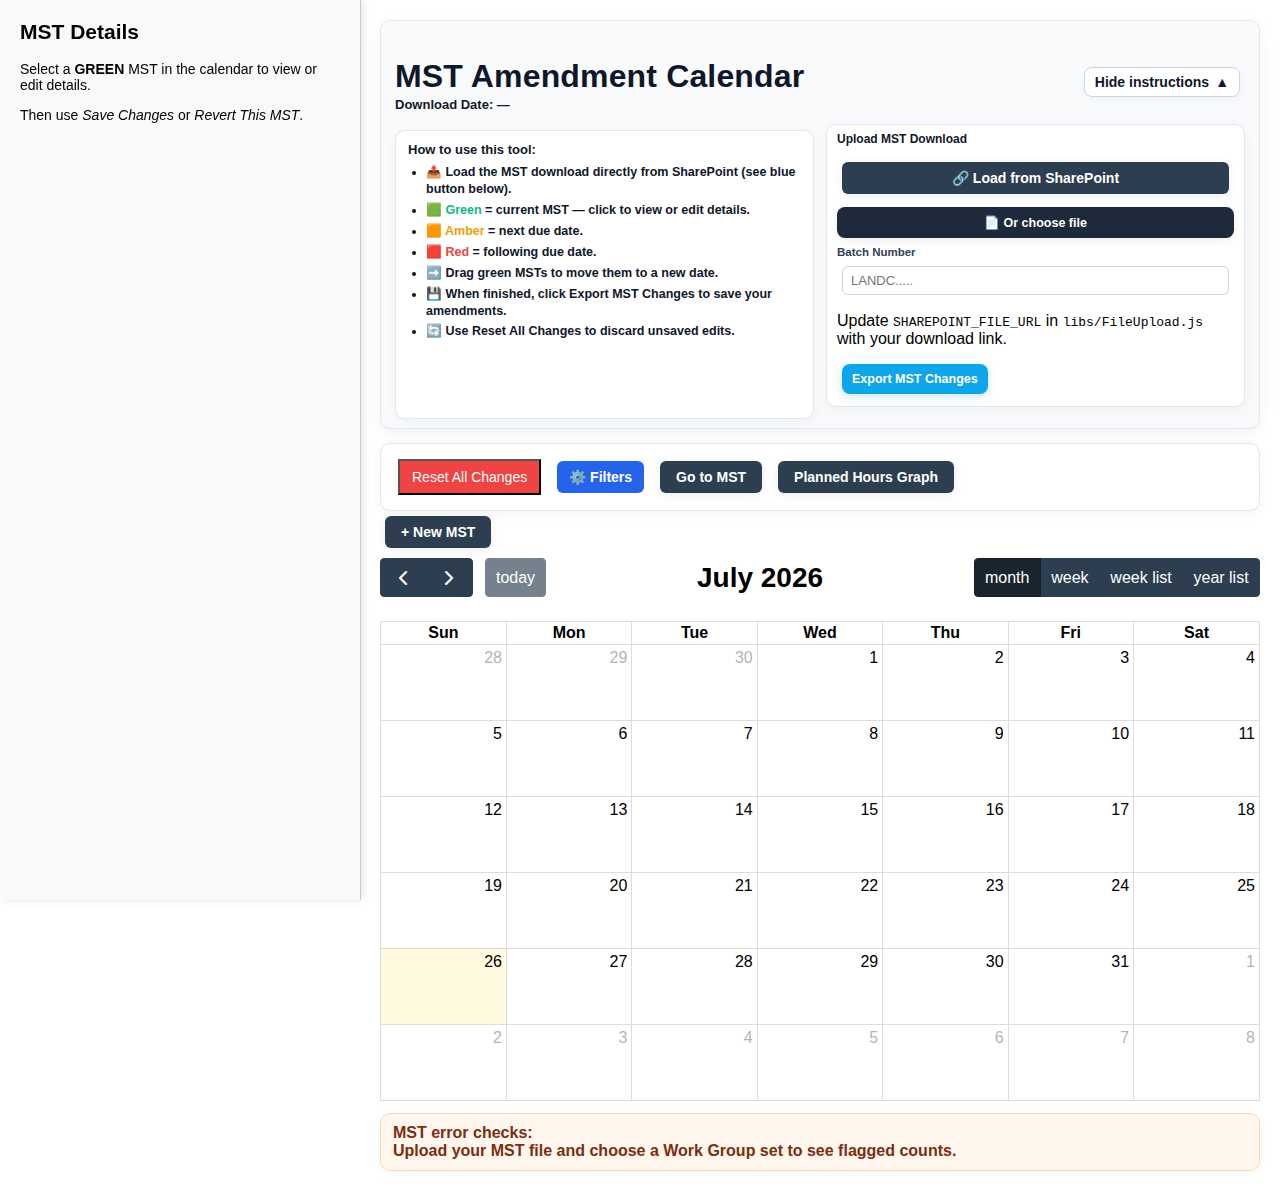
<file: index.html>
<!DOCTYPE html>
<html lang="en">
<head>
  <meta charset="utf-8" />
  <title>MST Amendment Calendar</title>

  <!-- FullCalendar CSS -->
  <link href="libs/fullcalendar.min.css" rel="stylesheet" />
  
    <!-- Local libs (keep order) -->
  <!-- use version 0.20.3 -->
<script type="text/javascript" src="https://cdn.sheetjs.com/xlsx-0.20.3/package/dist/xlsx.full.min.js"></script>
  <script src="libs/FileSaver.min.js"></script>
  <script src="libs/index.global.min.js"></script>
  <script src="libs/exceljs.min.js"></script>
  <script src="libs/chart.umd.min.js"></script>
  
  <!-- Your variables + helpers -->
  <script src="libs/mst-variables.js"></script>
  <script src="libs/mst-stdjobs.js"></script>
  <script src="libs/mst-core-utils.js"></script>
  <script src="libs/mst-error-flags.js"></script>
  <script src="libs/mst-editor-logic.js"></script>
  <script src="libs/FileUpload.js"></script>
  <script src="libs/FileExport.js"></script>
  
  <!-- shared CSS -->
  <link href="libs/mst-styles.css" rel="stylesheet" />

  <style>
    /******************************************************************
     * TOP BAR LAYOUT REFINEMENT
     ******************************************************************/
    .page-header {
      display: flex;
      flex-direction: column;
      gap: 10px;
      background: #f8fafc;
      border: 1px solid #e2e8f0;
      border-radius: 10px;
      padding: 37px 14px;
      box-shadow: 0 6px 18px rgba(0, 0, 0, 0.05);
      margin-bottom: 14px;
    }
    .header-top {
      display: flex;
      flex-wrap: wrap;
      gap: 8px 12px;
      align-items: baseline;
      justify-content: space-between;
    }
    .header-actions {
      display: flex;
      align-items: center;
      gap: 10px;
    }
    .header-text h1 {
      margin: 0;
      font-size: 32px;
      letter-spacing: 0.15px;
      color: #0f172a;
    }
    .download-meta {
      display: flex;
      flex-direction: column;
      gap: 2px;
      margin: 2px 0 0 0;
      font-size: 13px;
      line-height: 1.3;
    }
    #downloadDateDisplay {
      font-weight: 700;
      color: #111827;
    }
    #downloadDateWarning {
      color: #b45309;
      font-weight: 700;
      max-width: 720px;
    }
    .collapse-toggle {
      border: 1px solid #cbd5e1;
      background: #fff;
      color: #0f172a;
      border-radius: 8px;
      padding: 6px 10px;
      font-weight: 700;
      cursor: pointer;
      box-shadow: 0 2px 8px rgba(0, 0, 0, 0.04);
      display: inline-flex;
      align-items: center;
      gap: 6px;
    }
    .collapse-toggle:hover {
      box-shadow: 0 3px 10px rgba(0, 0, 0, 0.08);
    }
    .page-header.collapsed {
      padding: 12px;
      gap: 6px;
    }
    .page-header.collapsed .download-meta,
    .page-header.collapsed .header-bottom {
      display: none;
    }
    .header-bottom {
      display: grid;
      grid-template-columns: repeat(auto-fit, minmax(320px, 1fr));
      gap: 12px;
      grid-auto-rows: 1fr;
      align-items: stretch;
    }
    .help-box {
      display: flex;
      flex-direction: column;
      height: 100%;
      margin-top: 6px;
      background: #fff;
      border: 1px solid #e2e8f0;
      border-radius: 10px;
      padding: 10px 12px;
      box-shadow: 0 4px 12px rgba(0, 0, 0, 0.04);
      color: #111827;
      font-size: 13px;
      line-height: 1.35;
    }
    .help-box p {
      margin: 0 0 6px 0;
      font-weight: 700;
      font-size: 13px;
    }
    .help-box ul {
      margin: 0;
      padding-left: 18px;
      display: grid;
      gap: 4px;
    }
    .help-box li {
      list-style: disc;
      font-weight: 600;
      color: #0f172a;
      font-size: 12.5px;
    }
    .upload-card {
      background: #fff;
      border: 1px solid #e2e8f0;
      border-radius: 10px;
      padding: 7px 10px;
      box-shadow: 0 4px 14px rgba(0, 0, 0, 0.04);
      display: flex;
      flex-direction: column;
      gap: 6px;
      min-width: 0;
      height: 100%;
      justify-content: space-between;
    }
    .upload-card .label {
      font-weight: 700;
      color: #0f172a;
      font-size: 12px;
    }
    .upload-controls {
      display: grid;
      grid-template-columns: 1fr;
      gap: 8px;
    }
    .file-upload-btn {
      display: inline-flex;
      align-items: center;
      justify-content: center;
      gap: 8px;
      background: #1e293b;
      color: #fff;
      border-radius: 8px;
      padding: 8px 10px;
      font-weight: 700;
      border: none;
      cursor: pointer;
      text-decoration: none;
      box-shadow: 0 2px 10px rgba(0, 0, 0, 0.08);
      font-size: 12.5px;
    }
    .file-upload-btn.disabled {
      background: #94a3b8;
      cursor: not-allowed;
      opacity: 0.9;
    }
    .file-upload-btn input[type="file"] {
      display: none;
    }
    .batch-field {
      display: flex;
      flex-direction: column;
      gap: 3px;
    }
    .batch-field label {
      font-size: 11.5px;
      font-weight: 700;
      color: #334155;
    }
    .batch-field input {
      padding: 6px 8px;
      border: 1px solid #cbd5e1;
      border-radius: 6px;
      font-size: 13px;
    }
    #exportBtn {
      background: #0ea5e9;
      color: #fff;
      border: none;
      border-radius: 8px;
      font-weight: 700;
      padding: 8px 10px;
      align-self: flex-start;
      box-shadow: 0 2px 10px rgba(14, 165, 233, 0.25);
      font-size: 12.5px;
    }
    .action-bar {
      display: flex;
      align-items: center;
      justify-content: space-between;
      gap: 10px;
      background: #fff;
      border: 1px solid #e2e8f0;
      border-radius: 10px;
      padding: 10px 12px;
      box-shadow: 0 4px 12px rgba(0, 0, 0, 0.04);
      margin-bottom: 10px;
    }
    .action-buttons {
      display: flex;
      align-items: center;
      gap: 6px;
      flex-wrap: wrap;
    }
    .primary-action-btn {
      background: #2c3e50;
      color: #fff;
      border: none;
      border-radius: 6px;
      padding: 8px 16px;
      font-weight: 700;
      cursor: pointer;
      box-shadow: 0 2px 10px rgba(0, 0, 0, 0.08);
      transition: transform 0.05s ease, box-shadow 0.1s ease;
    }
    .primary-action-btn:hover {
      box-shadow: 0 3px 12px rgba(0, 0, 0, 0.12);
    }
    .primary-action-btn:active {
      transform: translateY(1px);
      box-shadow: 0 1px 6px rgba(0, 0, 0, 0.08);
    }
    .error-summary {
      margin-top: 12px;
      padding: 10px 12px;
      background: #fff7ed;
      border: 1px solid #fed7aa;
      border-radius: 10px;
      color: #7c2d12;
      font-weight: 600;
      box-shadow: 0 2px 10px rgba(0, 0, 0, 0.04);
    }
    .error-summary ul {
      margin: 6px 0 0 18px;
      padding: 0;
      display: grid;
      gap: 4px;
    }
    .error-summary li {
      list-style: disc;
    }
    .error-summary .link-btn {
      margin-left: 8px;
      border: none;
      background: none;
      color: #b45309;
      text-decoration: underline;
      font-weight: 700;
      cursor: pointer;
      padding: 0;
    }
    .error-summary .link-btn:hover {
      color: #92400e;
    }
    .error-summary .mst-link {
      font-weight: 700;
      padding-left: 0;
    }
    .error-summary .error-details {
      margin-top: 10px;
      padding: 10px 12px;
      background: #fff;
      border: 1px solid #fed7aa;
      border-radius: 8px;
      color: #7c2d12;
      box-shadow: 0 2px 8px rgba(0, 0, 0, 0.03);
    }
    .error-summary .error-details h4 {
      margin: 0 0 6px 0;
      font-size: 13px;
    }
    .error-summary .error-details ul {
      margin: 0 0 0 18px;
      gap: 2px;
    }
    .action-meta {
      display: flex;
      align-items: center;
      gap: 10px;
      font-weight: 700;
      color: #1f2937;
    }
    #changeCount {
      font-weight: 700;
      color: #0f172a;
    }
    #controls {
      text-align: initial;
      margin-bottom: 0;
    }

    /******************************************************************
     * FILTER FLYOUT + OVERLAY
     ******************************************************************/
    /* Dim page */
    #filterOverlay {
      display: none;
      position: fixed;
      inset: 0;
      background: rgba(0,0,0,0.35);
      z-index: 1100;
    }
    #filterOverlay.active { display: block; }

    /* Slide-out panel */
    #filterPanel {
      position: fixed;
      top: 0;
      right: 0;
      width: 320px;
      max-width: 85vw;
      height: 100%;
      background: #fff;
      border-left: 1px solid #ddd;
      box-shadow: -4px 0 14px rgba(0,0,0,0.12);
      z-index: 1200;
      transform: translateX(100%);
      transition: transform 0.25s ease;
      display: flex;
      flex-direction: column;
    }
    #filterOverlay.active #filterPanel {
      transform: translateX(0);
    }

    #filterPanelHeader {
      padding: 14px 16px;
      border-bottom: 1px solid #eee;
      display: flex;
      align-items: center;
      justify-content: space-between;
    }
    #filterPanelHeader h3 {
      margin: 0;
      font-size: 16px;
    }
    #filterPanelBody {
      padding: 14px 16px 100px 16px;
      overflow-y: auto;
      flex: 1;
    }
    .filter-field {
      margin-bottom: 12px;
    }
    .filter-field label {
      display: block;
      font-size: 12px;
      font-weight: 700;
      color: #444;
      margin-bottom: 4px;
    }
    .filter-field select {
      width: 100%;
      padding: 6px 8px;
      font-size: 14px;
    }
    #filterPanelFooter {
      padding: 12px 16px;
      border-top: 1px solid #eee;
      display: flex;
      gap: 8px;
      background: #fafafa;
    }
    #openFilterBtn {
      background: #2563eb;
      color: #fff;
      border: none;
      border-radius: 6px;
      padding: 8px 12px;
      font-weight: 700;
      cursor: pointer;
    }
    #applyFiltersBtn {
      background: #10b981;
      color: #fff;
      border: none;
      border-radius: 4px;
      padding: 8px 12px;
      font-weight: 700;
      cursor: pointer;
    }
    #resetFiltersBtn {
      background: #ef4444;
      color: #fff;
      border: none;
      border-radius: 4px;
      padding: 8px 12px;
      font-weight: 700;
      cursor: pointer;
    }
    #closeFilterBtn {
      background: transparent;
      border: none;
      font-size: 18px;
      cursor: pointer;
      line-height: 1;
      color: #444;
    }
  </style>
</head>
<body>
  <!-- =========================
       LEFT SIDEBAR (Editor)
  ========================== -->
  <div id="sidebar">
    <h2>MST Details</h2>

    <div id="detailsIntro">
      <p>Select a <strong>GREEN</strong> MST in the calendar to view or edit details.</p>
      <p>Then use <em>Save Changes</em> or <em>Revert This MST</em>.</p>
    </div>

    <div id="editForm" style="display:none;">

      <div class="section-title">Identification</div>

      <div class="field-block">
        <label>Equipment Number</label>
        <input id="equipDisplay" disabled />
      </div>

      <div class="field-block">
        <label>MST Task Number</label>
        <input id="taskDisplay" disabled />
      </div>

      <!-- Hidden MST ID (CONCAT) -->
      <div class="field-block" style="display:none;">
        <label>MST ID (CONCAT)</label>
        <input id="mstIdDisplay" disabled />
      </div>

      <div class="field-block">
        <label>MST Description 1</label>
        <input id="desc1Display" disabled />
      </div>

      <div class="section-title">Scheduling</div>
	  
<div class="field-block">
  <label for="lastDatePerf">Last Performed Date</label>
  <input type="date" id="lastDatePerf" disabled />
</div>


      <div class="field-block">
        <label for="lastDateInput">Last Scheduled Date</label>
        <input type="date" id="lastDateInput" />
      </div>
	  
<div class="field-block">
  <label for="nextDateCalc">Next Scheduled Date (Calculated)</label>
  <input type="date" id="nextDateCalc" disabled />
</div>
	  
      <div class="field-block">
        <label for="freqInput">Frequency (days)</label>
        <input type="number" id="freqInput" min="0" />
      </div>

      <div class="field-block">
        <label for="desc2Input">Description 2</label>
        <input type="text" id="desc2Input" />
      </div>

      <div class="section-title">Work / Ownership</div>

      <div class="field-block">
        <label for="wgInput">Work Group Code</label>
        <input type="text" id="wgInput" />
      </div>

      <div class="field-block">
        <label for="jobDescCodeInput">Job Description Code</label>
        <select id="jobDescCodeInput" style="width:100%;"></select>
      </div>

      <div class="section-title">Requirements</div>

      <div class="field-block">
        <label for="unitsRequiredInput" id="unitsRequiredLabel">Units Required</label>
        <input type="number" id="unitsRequiredInput" min="0" />
      </div>

      <div class="field-block">
        <label for="mileageFromInput">Segment Mileage From (for Linear Assets: Track ID, Boundary etc)</label>
        <input type="number" id="mileageFromInput" min="0" />
      </div>

      <div class="field-block">
        <label for="mileageToInput">Segment Mileage To (for Linear Assets: Track ID, Boundary etc)</label>
        <input type="number" id="mileageToInput" min="0" />
      </div>

      <div class="section-title">Protection</div>

      <div class="field-block">
        <label for="protTypeInput">Protection Type</label>
        <select id="protTypeInput" style="width:100%;"></select>
      </div>

      <div class="field-block">
        <label for="protMethodInput">Protection Method</label>
        <select id="protMethodInput" style="width:100%;"></select>
      </div>

      <button id="saveBtn" style="margin-top:15px;">Save Changes</button>

      <button id="deactivateBtn" style="
        background:#111;
        color:white;
        border:none;
        border-radius:6px;
        padding:8px 14px;
        font-weight:bold;
        margin-top:10px;
        cursor:pointer;
        width:100%;
      ">
        Deactivate MST
      </button>

      <button id="revertBtn" style="margin-top:10px;">Revert This MST</button>
    </div>
  </div>

  <!-- =========================
       RIGHT FILTER OVERLAY + PANEL
  ========================== -->
  <div id="filterOverlay">
    <aside id="filterPanel" aria-label="Filter MSTs">
      <div id="filterPanelHeader">
        <h3>Filter MSTs</h3>
        <button id="closeFilterBtn" title="Close">✕</button>
      </div>
	  
      <div id="filterPanelBody">
       <!-- Work Group -->
<div class="filter-field">
  <label for="filterWorkGroup"><strong>Work Group Code</strong></label>
  <select id="filterWorkGroup"><option value="">(All)</option></select>
</div>

<!-- Asset Description 1 -->
<div class="filter-field">
  <label for="filterEquipDesc1"><strong>Asset Description 1</strong></label>
  <select id="filterEquipDesc1"><option value="">(All)</option></select>
</div>

<!-- Job Description -->
<div class="filter-field">
  <label for="filterJobDesc"><strong>Job Description Code</strong></label>
  <select id="filterJobDesc"><option value="">(All)</option></select>
</div>

<!-- MST Description 1 -->
<div class="filter-field">
  <label for="filterDesc1"><strong>MST Description 1</strong></label>
  <select id="filterDesc1"><option value="">(All)</option></select>
</div>

<!-- MST Description 2 -->
<div class="filter-field">
  <label for="filterDesc2"><strong>MST Description 2</strong></label>
  <select id="filterDesc2"><option value="">(All)</option></select>
</div>

<!-- Protection Type -->
<div class="filter-field">
  <label for="filterProtType"><strong>Protection Type</strong></label>
  <select id="filterProtType"><option value="">(All)</option></select>
</div>

<!-- Protection Method -->
<div class="filter-field">
  <label for="filterProtMethod"><strong>Protection Method</strong></label>
  <select id="filterProtMethod"><option value="">(All)</option></select>
</div>



		
      </div>
      <div id="filterPanelFooter">
        <button id="applyFiltersBtn">Apply</button>
        <button id="resetFiltersBtn">Reset</button>
      </div>
    </aside>
  </div>



  <!-- =========================
       CALENDAR COLUMN
  ========================== -->
  <div id="calendar">
    <div class="page-header">
      <div class="header-top">
        <div class="header-text">
          <h1>MST Amendment Calendar</h1>
          <div class="download-meta">
            <div id="downloadDateDisplay">Download Date: —</div>
            <div id="downloadDateWarning" style="display:none;"></div>
          </div>
        </div>
        <div class="header-actions">
          <button id="toggleHeaderBtn" class="collapse-toggle" aria-expanded="true">
            Hide instructions
            <span aria-hidden="true">▲</span>
          </button>
        </div>
      </div>
      <div class="header-bottom">
        <div class="help-box">
          <p><strong>How to use this tool:</strong></p>
          <ul>
            <li>📤 <strong>Load</strong> the MST download directly from SharePoint (see blue button below).</li>
            <li><span style="color:#10b981;font-weight:bold;">🟩 Green</span> = current MST — click to view or edit details.</li>
            <li><span style="color:#f59e0b;font-weight:bold;">🟧 Amber</span> = next due date.</li>
            <li><span style="color:#ef4444;font-weight:bold;">🟥 Red</span> = following due date.</li>
            <li>➡️ <strong>Drag</strong> green MSTs to move them to a new date.</li>
            <li>💾 When finished, click <strong>Export MST Changes</strong> to save your amendments.</li>
            <li>🔄 Use <strong>Reset All Changes</strong> to discard unsaved edits.</li>
          </ul>
        </div>
        <div class="upload-card">
          <div class="label">Upload MST Download</div>
          <div class="upload-controls">
            <button id="loadSharePointBtn" class="primary-action-btn">🔗 Load from SharePoint</button>
            <label class="file-upload-btn" for="fileInput">
              <span class="file-upload-label-text">📄 Or choose file</span>
              <input type="file" id="fileInput" accept=".xlsx,.xls,.csv" />
            </label>
            <div class="batch-field">
              <label for="batchNumber">Batch Number</label>
              <input type="text" id="batchNumber" placeholder="LANDC....." />
            </div>
          </div>
          <div id="sharePointStatus" class="muted-helper">Update <code>SHAREPOINT_FILE_URL</code> in <code>libs/FileUpload.js</code> with your download link.</div>
          <button id="exportBtn">Export MST Changes</button>
        </div>
      </div>
    </div>

    <div id="controls" class="action-bar">
      <div class="action-buttons">
        <button id="resetAllBtn" style="background:#ef4444; color:white;">Reset All Changes</button>
        <button id="openFilterBtn">⚙️ Filters</button>
        <button id="openGotoBtn" class="primary-action-btn">Go to MST</button>
        <button id="openResourceBtn" class="primary-action-btn">Planned Hours Graph</button>
      </div>
      <div class="action-meta">
        <span id="changeCount"></span>
        <div id="loading">Loading MSTs...</div>
      </div>
    </div>

    <button id="newMSTBtn" class="primary-action-btn" style="margin-bottom:10px;">
      + New MST
    </button>

    <div id="calendarEl"></div>
    <div id="mstErrorSummary" class="error-summary">
      <div><strong>MST error checks:</strong></div>
      <div>Upload your MST file and choose a Work Group set to see flagged counts.</div>
    </div>
  </div>
  
  <!-- =========================
       Floating Resource
  ========================== -->
  <div id="resourceFloatPanel">
  <div id="resourceFloatHeader">
    <div>
      <span class="resource-title">Planned Hours (6 weeks)</span>
      <div class="resource-subtitle">based on MST Norm Time x Units Required</div>
    </div>
    <button id="closeResourceFloat">✕</button>
  </div>

  <div id="resourceFloatControls">
    <button id="prevWindowBtn">◀</button>
    <span id="resourceRangeLabel"></span>
    <button id="nextWindowBtn">▶</button>
  </div>

  <canvas id="plannedHoursChart"></canvas>
</div>

<!-- =========================
       NEW MST MODAL (Updated)
  ========================== -->
<div id="newMSTModal" style="
  display:none;
  position:fixed;
  top:0; left:0; right:0; bottom:0;
  background:rgba(0,0,0,0.5);
  z-index:9999;
  justify-content:center;
  align-items:center;
  pointer-events:auto;
">
  <div id="newMSTBox" style="
    background:#fff;
    width:75%;
    max-width:900px;
    max-height:90%;
    overflow-y:auto;
    padding:30px;
    border-radius:12px;
    box-shadow:0 4px 20px rgba(0,0,0,0.3);
    pointer-events:auto;
  ">
    <h2 style="text-align:center;">Create New MST</h2>
    <p style="text-align:center;">
      Fields marked <span style="color:red">*</span> are mandatory.
    </p>

  <div id="newMSTForm">
  <!-- Row 1 -->
 <label>
  <span class="label-title">
    Equipment Number <span class="required-star">*</span>
  </span>
  <input id="newEquipNo" required />
  <small id="newEquipDesc" class="muted-helper"></small>
</label>

<label>
   <span class="label-title">
    Standard Job Number <span class="required-star">*</span>
  </span>
    <input id="newStdJobNo" required />
    <small><a href="https://networkrail.sharepoint.com/:x:/r/sites/asd/_layouts/15/Doc.aspx?sourcedoc=%7B62BADB1E-7450-46C4-A0C1-353E38D2AA72%7D&file=Standard%20Job%20List.xls&action=default&mobileredirect=true&DefaultItemOpen=1%3Fweb%3D1" id="stdJobListLink" target="_blank">View Standard Job List</a></small>
  </label>

  <!-- Row 2 -->
 <label>
  <span class="label-title">
    MST Description 1 <span class="required-star">*</span>
  </span>
    <input id="newDesc1" readonly />
  </label>

  <label>MST Description 2
    <input id="newDesc2" maxlength="40" />
  </label>
  
  <label>
  <span class="label-title">
    WorkGroup <span class="required-star">*</span>
  </span>
    <input id="newWorkGroup" required />
        </label>
  <!-- Row 3 -->
   <label>
  <span class="label-title">
    Job Description Code <span class="required-star">*</span>
  </span>
    <select id="newJobCode" required></select>
  </label>

   <label>
  <span class="label-title">
    Frequency (Days) <span class="required-star">*</span>
  </span>
    <input id="newFreq" type="number" min="1" required />
  </label>

  <!-- Row 4 -->
   <label>
  <span class="label-title">
    Last Scheduled Date <span class="required-star">*</span>
  </span>
    <input id="newLastDate" type="date" required />
  </label>

  <label>
  <span class="label-title">
    Units Required <span class="required-star">*</span>
  </span>
    <input id="newUnits" type="number" required />
  </label>

  <!-- Row 5 -->
  <label>Unit of Measure
    <input id="newUnitMeasure" readonly />
  </label>

  <label>Mileage From
    <input id="newFrom" />
  </label>

  <!-- Row 6 -->
  <label>Mileage To
    <input id="newTo" />
  </label>

  <label>
  <span class="label-title">
    Protection Type <span class="required-star">*</span>
  </span>
    <select id="newProtType" required></select>
  </label>

  <!-- Row 7 -->
   <label>
  <span class="label-title">
    Protection Method <span class="required-star">*</span>
  </span>
    <select id="newProtMethod" required></select>
  </label>
</div>


    <div style="text-align:center; margin-top:20px;">
      <button id="addMSTBtn" style="background:#10b981;color:white;border:none;padding:8px 20px;border-radius:6px;">
        Add MST
      </button>
      <button id="cancelMSTBtn" style="background:#ef4444;color:white;border:none;padding:8px 20px;border-radius:6px;margin-left:10px;">
        Cancel
      </button>
    </div>
  </div>
</div>
<!-- =========================
     GO TO MST OVERLAY + PANEL
========================== -->
<div id="gotoOverlay">
  <aside id="gotoPanel" aria-label="Go to MST">
    <div id="gotoHeader">
      <h3>Go to MST</h3>
      <button id="closeGotoBtn" title="Close">✕</button>
    </div>

    <div id="gotoBody">
      <div class="goto-field">
        <label for="gotoEquip"><strong>Equipment Number</strong></label>
 <input type="text" id="gotoEquip" list="equipList" placeholder="Enter Equipment No" />
<datalist id="equipList"></datalist>

<small id="equipDescPreview" 
       style="display:block; margin-top:4px; font-size:13px; font-weight:bold; color:#333;">
</small>

      </div>
     <div class="goto-field">
        <label for="gotoTask"><strong>Task Number</strong></label>
        <input id="gotoTask" placeholder="e.g. 001" />
      </div>
      <button id="gotoSearchBtn" class="btn-primary" style="margin:8px 0 12px;">Search</button>

      <div id="gotoResults" style="display:none;">
        <table class="goto-table">
          <thead>
            <tr><th>Task No</th><th>MST Description 1</th></tr>
          </thead>
          <tbody id="gotoResultsBody"></tbody>
        </table>
      </div>
    </div>

    <div id="gotoFooter">
      <button id="closeGotoBtn2">Close</button>
    </div>
  </aside>
</div>

  <!-- =======================================================
     WORK GROUP SELECT MODAL (Shown after file upload)
======================================================= -->
<div id="wgSelectModal" style="
  display:none; position:fixed; inset:0;
  background:rgba(0,0,0,0.55); z-index:99999;
  justify-content:center; align-items:center; pointer-events:auto;">
  
  <div style="
    background:white; padding:25px; border-radius:10px;
    min-width:420px; max-width:600px; pointer-events:auto;">

    <h3>Select Work Group Set Description</h3>
    <p>Please choose which MST set you want to load into the calendar.</p>

  <select id="wgSelectDropdown" multiple size="8" style="
  width:100%; padding:8px; margin-top:12px; border:1px solid #bbb; border-radius:6px;">
</select>
<p style="font-size:12px; color:#444; margin-top:5px;">
Hold <strong>Ctrl</strong> (or <strong>Cmd</strong> on Mac) to select multiple
</p>


    <div style="text-align:right; margin-top:18px;">
      <button id="wgSelectConfirm" style="padding:6px 18px; background:#10b981; color:white; border:none; border-radius:6px;">
        Load MSTs
      </button>
    </div>

  </div>
</div>

  <!-- =========================
       PAGE SCRIPT
  ========================== -->
  <script src="libs/Resources.js"></script>
  <script src="libs/MST-views.js"></script>
  <script>
    /******************************************************************
     * STATE
     ******************************************************************/

    window.futureEventsMap = {};  // mstId -> [EventApi, EventApi]
    window.originalProps   = {};  // mstId -> source row (snapshot)
    window.changes            = {};  // mstId -> export deltas
    window.originalRows       = [];  // raw uploaded rows

// ================================
// HEADER COLLAPSE TOGGLE
// ================================
const pageHeader     = document.querySelector(".page-header");
const headerBottom   = document.querySelector(".header-bottom");
const toggleHeaderBtn = document.getElementById("toggleHeaderBtn");

if (pageHeader && headerBottom && toggleHeaderBtn) {
  const updateToggleLabel = (collapsed) => {
    toggleHeaderBtn.setAttribute("aria-expanded", String(!collapsed));
    toggleHeaderBtn.innerHTML = collapsed
      ? 'Show instructions <span aria-hidden="true">▼</span>'
      : 'Hide instructions <span aria-hidden="true">▲</span>';
  };

  toggleHeaderBtn.addEventListener("click", () => {
    const collapsed = pageHeader.classList.toggle("collapsed");
    updateToggleLabel(collapsed);
  });
}

// ================================
// NEW MST MODAL LOGIC
// ================================

const newMSTBtn      = document.getElementById("newMSTBtn");
const newMSTModal    = document.getElementById("newMSTModal");
const addMSTBtn      = document.getElementById("addMSTBtn");
const cancelMSTBtn   = document.getElementById("cancelMSTBtn");

// Add MST
if (newMSTBtn) newMSTBtn.addEventListener("click", () => MST.Editor.openNewMSTModal());
if (addMSTBtn) addMSTBtn.addEventListener("click", () => MST.Editor.addNewMST());
if (cancelMSTBtn) cancelMSTBtn.addEventListener("click", () => MST.Editor.closeNewMSTModal());

  </script>


</body>
</html>
</file>
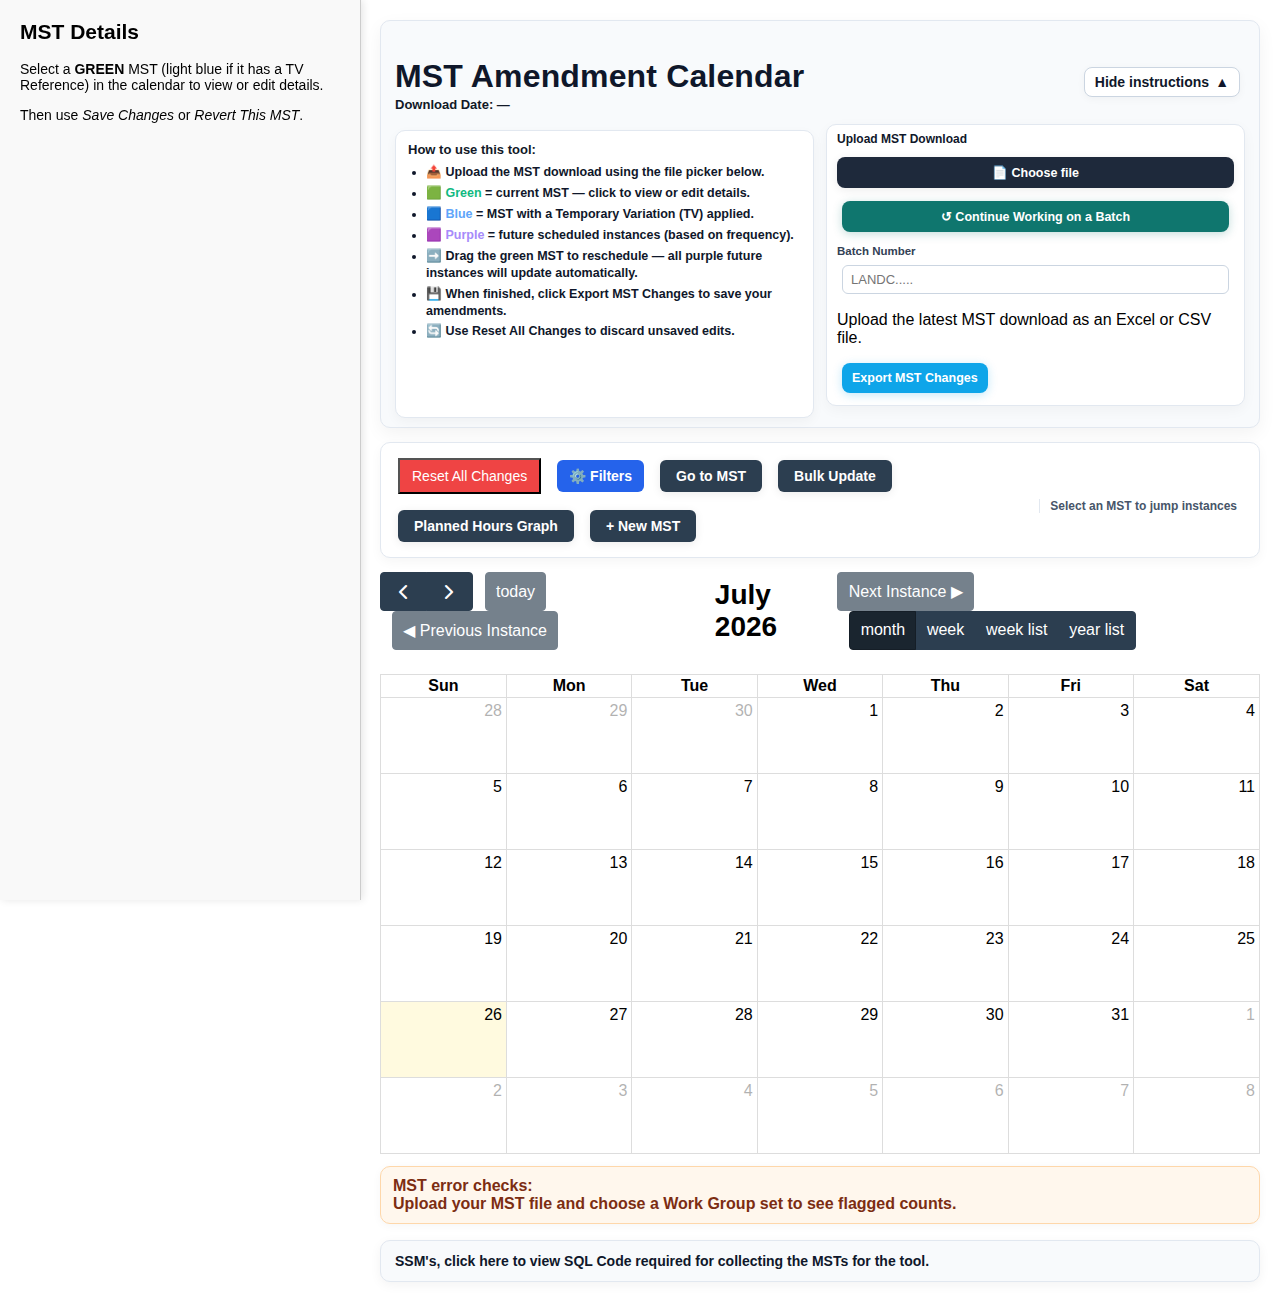
<file: docs/index.html>
<!DOCTYPE html>
<html lang="en">
<head>
  <meta charset="utf-8" />
  <title>MST Amendment Calendar</title>

  <!-- FullCalendar CSS -->
  <link href="libs/fullcalendar.min.css" rel="stylesheet" />
  
    <!-- Local libs (keep order) -->
  <!-- use version 0.20.3 -->
<script type="text/javascript" src="https://cdn.sheetjs.com/xlsx-0.20.3/package/dist/xlsx.full.min.js"></script>
  <script src="libs/FileSaver.min.js"></script>
  <script src="libs/index.global.min.js"></script>
  <script src="libs/exceljs.min.js"></script>
  <script src="libs/chart.umd.min.js"></script>
  
  <!-- Your variables + helpers -->
  <script src="libs/mst-variables.js"></script>
  <script src="libs/mst-stdjobs.js"></script>
  <script src="libs/mst-core-utils.js"></script>
  <script src="libs/mst-error-flags.js"></script>
  <script src="libs/mst-editor-logic.js"></script>
  <script src="libs/FileUpload.js"></script>
  <script src="libs/FileExport.js"></script>
  
  <!-- shared CSS -->
  <link href="libs/mst-styles.css" rel="stylesheet" />

  <style>
    /******************************************************************
     * TOP BAR LAYOUT REFINEMENT
     ******************************************************************/
    .page-header {
      display: flex;
      flex-direction: column;
      gap: 10px;
      background: #f8fafc;
      border: 1px solid #e2e8f0;
      border-radius: 10px;
      padding: 37px 14px;
      box-shadow: 0 6px 18px rgba(0, 0, 0, 0.05);
      margin-bottom: 14px;
    }
    .header-top {
      display: flex;
      flex-wrap: wrap;
      gap: 8px 12px;
      align-items: baseline;
      justify-content: space-between;
    }
    .header-actions {
      display: flex;
      align-items: center;
      gap: 10px;
    }
    .header-text h1 {
      margin: 0;
      font-size: 32px;
      letter-spacing: 0.15px;
      color: #0f172a;
    }
    .download-meta {
      display: flex;
      flex-direction: column;
      gap: 2px;
      margin: 2px 0 0 0;
      font-size: 13px;
      line-height: 1.3;
    }
    #downloadDateDisplay {
      font-weight: 700;
      color: #111827;
    }
    #downloadDateWarning {
      color: #b45309;
      font-weight: 700;
      max-width: 720px;
    }
    .collapse-toggle {
      border: 1px solid #cbd5e1;
      background: #fff;
      color: #0f172a;
      border-radius: 8px;
      padding: 6px 10px;
      font-weight: 700;
      cursor: pointer;
      box-shadow: 0 2px 8px rgba(0, 0, 0, 0.04);
      display: inline-flex;
      align-items: center;
      gap: 6px;
    }
    .collapse-toggle:hover {
      box-shadow: 0 3px 10px rgba(0, 0, 0, 0.08);
    }
    .page-header.collapsed {
      padding: 12px;
      gap: 6px;
    }
    .page-header.collapsed .download-meta,
    .page-header.collapsed .header-bottom {
      display: none;
    }
    .header-bottom {
      display: grid;
      grid-template-columns: repeat(auto-fit, minmax(320px, 1fr));
      gap: 12px;
      grid-auto-rows: 1fr;
      align-items: stretch;
    }
    .help-box {
      display: flex;
      flex-direction: column;
      height: 100%;
      margin-top: 6px;
      background: #fff;
      border: 1px solid #e2e8f0;
      border-radius: 10px;
      padding: 10px 12px;
      box-shadow: 0 4px 12px rgba(0, 0, 0, 0.04);
      color: #111827;
      font-size: 13px;
      line-height: 1.35;
    }
    .help-box p {
      margin: 0 0 6px 0;
      font-weight: 700;
      font-size: 13px;
    }
    .help-box ul {
      margin: 0;
      padding-left: 18px;
      display: grid;
      gap: 4px;
    }
    .help-box li {
      list-style: disc;
      font-weight: 600;
      color: #0f172a;
      font-size: 12.5px;
    }
    .upload-card {
      background: #fff;
      border: 1px solid #e2e8f0;
      border-radius: 10px;
      padding: 7px 10px;
      box-shadow: 0 4px 14px rgba(0, 0, 0, 0.04);
      display: flex;
      flex-direction: column;
      gap: 6px;
      min-width: 0;
      height: 100%;
      justify-content: space-between;
    }
    .upload-card .label {
      font-weight: 700;
      color: #0f172a;
      font-size: 12px;
    }
    .upload-controls {
      display: grid;
      grid-template-columns: 1fr;
      gap: 8px;
    }
    .file-upload-btn {
      display: inline-flex;
      align-items: center;
      justify-content: center;
      gap: 8px;
      background: #1e293b;
      color: #fff;
      border-radius: 8px;
      padding: 8px 10px;
      font-weight: 700;
      border: none;
      cursor: pointer;
      text-decoration: none;
      box-shadow: 0 2px 10px rgba(0, 0, 0, 0.08);
      font-size: 12.5px;
    }
    .secondary-upload-btn {
      display: inline-flex;
      align-items: center;
      justify-content: center;
      gap: 8px;
      background: #0f766e;
      color: #fff;
      border-radius: 8px;
      padding: 8px 10px;
      font-weight: 700;
      border: none;
      cursor: pointer;
      text-decoration: none;
      box-shadow: 0 2px 10px rgba(15, 118, 110, 0.25);
      font-size: 12.5px;
    }
    .secondary-upload-btn:hover {
      background: #0b5f59;
    }
    .file-upload-btn.disabled {
      background: #94a3b8;
      cursor: not-allowed;
      opacity: 0.9;
    }
    .file-upload-btn input[type="file"] {
      display: none;
    }
    .batch-field {
      display: flex;
      flex-direction: column;
      gap: 3px;
    }
    .batch-field label {
      font-size: 11.5px;
      font-weight: 700;
      color: #334155;
    }
    .batch-field input {
      padding: 6px 8px;
      border: 1px solid #cbd5e1;
      border-radius: 6px;
      font-size: 13px;
    }
    #exportBtn,
    #exportBtnCompact {
      background: #0ea5e9;
      color: #fff;
      border: none;
      border-radius: 8px;
      font-weight: 700;
      padding: 8px 10px;
      align-self: flex-start;
      box-shadow: 0 2px 10px rgba(14, 165, 233, 0.25);
      font-size: 12.5px;
    }
    .action-bar {
      display: flex;
      align-items: center;
      justify-content: space-between;
      gap: 10px;
      background: #fff;
      border: 1px solid #e2e8f0;
      border-radius: 10px;
      padding: 10px 12px;
      box-shadow: 0 4px 12px rgba(0, 0, 0, 0.04);
      margin-bottom: 10px;
    }
    .action-buttons {
      display: flex;
      align-items: center;
      gap: 6px;
      flex-wrap: wrap;
    }
    .action-meta {
      display: flex;
      align-items: center;
      justify-content: flex-end;
      gap: 12px;
      flex-wrap: wrap;
    }
    .instance-jump-toolbar {
      display: flex;
      align-items: center;
      padding: 0 10px;
      border-left: 1px solid #e2e8f0;
    }
    .instance-jump-position {
      text-align: center;
      font-size: 12px;
      font-weight: 700;
      color: #475569;
      white-space: nowrap;
    }
    .action-status {
      display: flex;
      align-items: center;
      gap: 10px;
      flex-wrap: wrap;
    }
    .collapsed-controls {
      display: none;
      align-items: center;
      gap: 10px;
      flex-wrap: wrap;
      padding-left: 10px;
      border-left: 1px solid #e2e8f0;
    }
    .action-bar.header-collapsed .collapsed-controls {
      display: flex;
    }
    .compact-batch-row {
      display: flex;
      align-items: center;
      gap: 8px;
      min-width: 240px;
    }
    .compact-batch-row label {
      font-size: 13px;
      font-weight: 700;
      color: #0f172a;
      white-space: nowrap;
    }
    .compact-batch {
      min-width: 200px;
    }
    #batchNumberCompact {
      padding: 6px 8px;
      border: 1px solid #cbd5e1;
      border-radius: 6px;
      font-size: 13px;
    }
    .primary-action-btn {
      background: #2c3e50;
      color: #fff;
      border: none;
      border-radius: 6px;
      padding: 8px 16px;
      font-weight: 700;
      cursor: pointer;
      box-shadow: 0 2px 10px rgba(0, 0, 0, 0.08);
      transition: transform 0.05s ease, box-shadow 0.1s ease;
    }
    .primary-action-btn:hover {
      box-shadow: 0 3px 12px rgba(0, 0, 0, 0.12);
    }
    .primary-action-btn:active {
      transform: translateY(1px);
      box-shadow: 0 1px 6px rgba(0, 0, 0, 0.08);
    }
    .error-summary {
      margin-top: 12px;
      padding: 10px 12px;
      background: #fff7ed;
      border: 1px solid #fed7aa;
      border-radius: 10px;
      color: #7c2d12;
      font-weight: 600;
      box-shadow: 0 2px 10px rgba(0, 0, 0, 0.04);
    }
    .error-summary ul {
      margin: 6px 0 0 18px;
      padding: 0;
      display: grid;
      gap: 4px;
    }
    .error-summary li {
      list-style: disc;
    }
    .error-summary .link-btn {
      margin-left: 8px;
      border: none;
      background: none;
      color: #b45309;
      text-decoration: underline;
      font-weight: 700;
      cursor: pointer;
      padding: 0;
    }
    .error-summary .link-btn:hover {
      color: #92400e;
    }
    .error-summary .mst-link {
      font-weight: 700;
      padding-left: 0;
    }
    .error-summary .error-details {
      margin-top: 10px;
      padding: 10px 12px;
      background: #fff;
      border: 1px solid #fed7aa;
      border-radius: 8px;
      color: #7c2d12;
      box-shadow: 0 2px 8px rgba(0, 0, 0, 0.03);
    }
    .error-summary .error-details h4 {
      margin: 0 0 6px 0;
      font-size: 13px;
    }
    .error-summary .error-details ul {
      margin: 0 0 0 18px;
      gap: 2px;
    }
      .action-meta {
        display: flex;
        align-items: center;
        justify-content: flex-end;
        gap: 12px;
        flex-wrap: wrap;
        font-weight: 700;
        color: #1f2937;
      }
    #changeCount {
      font-weight: 700;
      color: #0f172a;
    }
    #newMstCount {
      font-weight: 700;
      color: #6f2dbd;
      margin-right: 12px;
    }
    #newMstCount:empty {
      display: none;
    }
    #controls {
      text-align: initial;
      margin-bottom: 0;
    }

    /* FullCalendar spacing */
    #calendarEl .fc-header-toolbar {
      margin-top: 8px;
      padding-top: 6px;
    }

    /******************************************************************
     * FILTER FLYOUT + OVERLAY
     ******************************************************************/
    /* Dim page */
    #filterOverlay {
      display: none;
      position: fixed;
      inset: 0;
      backdrop-filter: blur(2px);
      background: rgba(15, 23, 42, 0.45);
      z-index: 1100;
    }
    #filterOverlay.active { display: block; }

    /* Slide-out panel */
    #filterPanel {
      position: fixed;
      top: 0;
      right: 0;
      width: 380px;
      max-width: 85vw;
      height: 100%;
      background: #f8fafc;
      border-left: 1px solid #dbeafe;
      box-shadow: -8px 0 28px rgba(15, 23, 42, 0.22);
      z-index: 1200;
      transform: translateX(100%);
      transition: transform 0.25s ease;
      display: flex;
      flex-direction: column;
    }
    #filterOverlay.active #filterPanel {
      transform: translateX(0);
    }

    #filterPanelHeader {
      padding: 16px 18px;
      border-bottom: 1px solid #dbeafe;
      display: flex;
      align-items: center;
      justify-content: space-between;
      background: linear-gradient(120deg, #0f172a, #1d4ed8);
      color: #fff;
    }
    #filterPanelHeader h3 {
      margin: 0;
      font-size: 16px;
      letter-spacing: 0.2px;
    }
    #filterPanelBody {
      padding: 16px 18px 100px 18px;
      overflow-y: auto;
      flex: 1;
    }
    .filter-field {
      margin-bottom: 12px;
      padding: 10px;
      border-radius: 10px;
      border: 1px solid #dbeafe;
      background: #fff;
      box-shadow: 0 2px 8px rgba(37, 99, 235, 0.06);
    }
    .filter-field label {
      display: block;
      font-size: 12px;
      font-weight: 700;
      color: #1e3a8a;
      margin-bottom: 6px;
    }
    .filter-field select {
      width: 100%;
      padding: 7px 9px;
      font-size: 14px;
      border-radius: 8px;
      border: 1px solid #cbd5e1;
      background: #f8fafc;
    }
    #filterPanelFooter {
      padding: 12px 18px;
      border-top: 1px solid #dbeafe;
      display: flex;
      gap: 8px;
      background: #eef2ff;
    }
    #openFilterBtn {
      background: #2563eb;
      color: #fff;
      border: none;
      border-radius: 6px;
      padding: 8px 12px;
      font-weight: 700;
      cursor: pointer;
    }
    #openFilterBtn.has-active-filters {
      background: #1d4ed8;
      box-shadow: 0 0 0 3px rgba(37, 99, 235, 0.24);
    }
    #applyFiltersBtn {
      background: #2563eb;
      color: #fff;
      border: none;
      border-radius: 8px;
      padding: 8px 12px;
      font-weight: 700;
      cursor: pointer;
    }
    #resetFiltersBtn {
      background: #fff;
      color: #1e293b;
      border: 1px solid #cbd5e1;
      border-radius: 8px;
      padding: 8px 12px;
      font-weight: 700;
      cursor: pointer;
    }
    #closeFilterBtn {
      background: transparent;
      border: none;
      font-size: 20px;
      cursor: pointer;
      line-height: 1;
      color: #dbeafe;
      border-radius: 8px;
      padding: 4px 8px;
    }
    #closeFilterBtn:hover {
      background: rgba(255, 255, 255, 0.16);
    }

    /* SQL reference block */
    .sql-callout {
      margin-top: 16px;
      background: #f8fafc;
      border: 1px solid #e2e8f0;
      border-radius: 10px;
      padding: 12px 14px;
      box-shadow: 0 3px 12px rgba(0, 0, 0, 0.05);
    }
    .sql-callout summary {
      font-weight: 800;
      font-size: 14px;
      color: #0f172a;
      cursor: pointer;
      display: flex;
      align-items: center;
      gap: 8px;
    }
    .sql-callout summary:hover {
      color: #0b2948;
    }
    .sql-callout p {
      margin: 8px 0 10px 0;
      color: #1f2937;
      font-weight: 600;
      line-height: 1.45;
    }
    .sql-code-block {
      margin: 0;
      padding: 12px;
      background: #0f172a;
      color: #e2e8f0;
      border-radius: 8px;
      overflow-x: auto;
      font-family: "SFMono-Regular", Consolas, "Liberation Mono", Menlo, monospace;
      font-size: 12.5px;
      line-height: 1.4;
      white-space: pre;
    }
  </style>
</head>
<body>
  <!-- =========================
       LEFT SIDEBAR (Editor)
  ========================== -->
  <div id="sidebar">
    <h2>MST Details</h2>
    <div id="tvActions" class="tv-actions">
      <div id="tvAppliedLabel" class="tv-applied-label">TV Applied</div>
      <div class="tv-buttons">
        <button id="applyTvBtn" class="tv-btn" type="button">Apply TV</button>
        <button id="editTvBtn" class="tv-btn" type="button">Edit TV</button>
        <button id="removeTvBtn" class="tv-btn tv-remove-btn" type="button">Remove TV</button>
      </div>
    </div>
    <div id="tvForm" class="tv-form">
      <div class="field-block">
        <label for="tvReferenceInput">TV Reference</label>
        <input id="tvReferenceInput" type="text" />
      </div>
      <div class="field-block">
        <label for="tvExpiryInput">Expiry Date</label>
        <input id="tvExpiryInput" type="date" />
      </div>
      <div class="tv-form-actions">
        <button id="saveTvBtn" class="tv-btn" type="button">Save TV</button>
        <button id="cancelTvBtn" class="tv-btn tv-secondary-btn" type="button">Cancel</button>
      </div>
    </div>

    <div id="detailsIntro">
      <p>Select a <strong>GREEN</strong> MST (light blue if it has a TV Reference) in the calendar to view or edit details.</p>
      <p>Then use <em>Save Changes</em> or <em>Revert This MST</em>.</p>
    </div>

    <div id="editForm" style="display:none;">

      <div class="section-title">Identification</div>

      <div class="field-block">
        <label>Equipment Number</label>
        <input id="equipDisplay" disabled />
        <div id="equipDesc1Display" class="equipment-meta-line"></div>
        <div id="equipDesc2Display" class="equipment-meta-line"></div>
        <button id="changeEquipBtn" type="button" class="editor-action-btn">Change Equipment</button>
      </div>

      <div class="field-block">
        <label>Standard Job Number</label>
        <input id="stdJobDisplay" disabled />
        <button id="changeStdJobBtn" type="button" class="editor-action-btn">Change Standard Job</button>
      </div>

      <div class="field-block">
        <label>MST Task Number</label>
        <input id="taskDisplay" disabled />
      </div>

      <!-- Hidden MST ID (CONCAT) -->
      <div class="field-block" style="display:none;">
        <label>MST ID (CONCAT)</label>
        <input id="mstIdDisplay" disabled />
      </div>

      <div class="field-block">
        <label>MST Description 1</label>
        <input id="desc1Display" disabled />
      </div>

      <div class="section-title">Scheduling</div>
	  
<div class="field-block">
  <label for="lastDatePerf">Last Performed Date</label>
  <input type="date" id="lastDatePerf" disabled />
</div>


      <div class="field-block">
        <label for="lastDateInput">Last Scheduled Date</label>
        <input type="date" id="lastDateInput" />
      </div>
	  
<div class="field-block">
  <label for="nextDateCalc">Next Scheduled Date (Calculated)</label>
  <input type="date" id="nextDateCalc" disabled />
</div>
	  
        <div class="field-block">
          <label for="freqInput">Frequency (days)</label>
          <input type="number" id="freqInput" min="0" />
        </div>

        <div class="field-block">
          <label for="desc2Input">Description 2</label>
          <input type="text" id="desc2Input" maxlength="45" />
          <div class="char-counter" id="desc2Counter">0/45</div>
        </div>

      <div class="section-title">Work / Ownership</div>

      <div class="field-block">
        <label for="wgInput">Work Group Code</label>
        <input type="text" id="wgInput" />
      </div>

      <div class="field-block">
        <label for="jobDescCodeInput">Job Description Code</label>
        <select id="jobDescCodeInput" style="width:100%;"></select>
      </div>

      <div class="section-title">Requirements</div>

      <div class="field-block">
        <label for="unitsRequiredInput" id="unitsRequiredLabel">Units Required</label>
        <input type="number" id="unitsRequiredInput" min="0" />
      </div>

      <div class="field-block">
        <label for="mileageFromInput">Segment Mileage From (for Linear Assets: Track ID, Boundary etc)</label>
        <input type="text" id="mileageFromInput" inputmode="decimal" pattern="[0-9]*\.?[0-9]*" placeholder="Leave blank if not applicable" />
      </div>

      <div class="field-block">
        <label for="mileageToInput">Segment Mileage To (for Linear Assets: Track ID, Boundary etc)</label>
        <input type="text" id="mileageToInput" inputmode="decimal" pattern="[0-9]*\.?[0-9]*" placeholder="Leave blank if not applicable" />
      </div>

      <div class="section-title">Protection</div>

      <div class="field-block">
        <label for="protTypeInput">Protection Type</label>
        <select id="protTypeInput" style="width:100%;"></select>
      </div>

      <div class="field-block">
        <label for="protMethodInput">Protection Method</label>
        <select id="protMethodInput" style="width:100%;"></select>
      </div>

      <div class="field-block" style="margin-top:8px;">
        <label for="allowMultipleInput" style="display:block; font-weight:bold; margin-bottom:6px;">Allow multiple Work Orders</label>
        <input type="checkbox" id="allowMultipleInput" />
        <div class="muted-helper" style="margin-top:4px;">
          For &lt;14 Day MSTs and allows the next instance of the MST to be generated before the previous has been closed.
        </div>
      </div>

      <button id="saveBtn" style="margin-top:15px;">Save Changes</button>

      <button id="deactivateBtn" style="
        background:#111;
        color:white;
        border:none;
        border-radius:6px;
        padding:8px 14px;
        font-weight:bold;
        margin-top:10px;
        cursor:pointer;
        width:100%;
      ">
        Deactivate MST
      </button>

      <button id="revertBtn" style="margin-top:10px;">Revert This MST</button>
    </div>
  </div>

  <!-- =========================
       RIGHT FILTER OVERLAY + PANEL
  ========================== -->
  <div id="filterOverlay">
    <aside id="filterPanel" aria-label="Filter MSTs">
      <div id="filterPanelHeader">
        <h3>Filter MSTs</h3>
        <button id="closeFilterBtn" title="Close">✕</button>
      </div>
	  
      <div id="filterPanelBody">
<div class="muted-helper" style="margin-bottom:10px;">Narrow down the calendar using one or more fields.</div>
       <!-- Work Group -->
<div class="filter-field">
  <label for="filterWorkGroup"><strong>Work Group Code</strong></label>
  <select id="filterWorkGroup"><option value="">(All)</option></select>
</div>

<!-- Asset Description 1 -->
<div class="filter-field">
  <label for="filterEquipDesc1"><strong>Asset Description 1</strong></label>
  <select id="filterEquipDesc1"><option value="">(All)</option></select>
</div>

<!-- Job Description -->
<div class="filter-field">
  <label for="filterJobDesc"><strong>Job Description Code</strong></label>
  <select id="filterJobDesc"><option value="">(All)</option></select>
</div>

<!-- MST Description 1 -->
<div class="filter-field">
  <label for="filterDesc1"><strong>MST Description 1</strong></label>
  <select id="filterDesc1"><option value="">(All)</option></select>
</div>

<!-- MST Description 2 -->
<div class="filter-field">
  <label for="filterDesc2"><strong>MST Description 2</strong></label>
  <select id="filterDesc2"><option value="">(All)</option></select>
</div>

<!-- Protection Type -->
<div class="filter-field">
  <label for="filterProtType"><strong>Protection Type</strong></label>
  <select id="filterProtType"><option value="">(All)</option></select>
</div>

<!-- Protection Method -->
<div class="filter-field">
  <label for="filterProtMethod"><strong>Protection Method</strong></label>
  <select id="filterProtMethod"><option value="">(All)</option></select>
</div>

<!-- ELR -->
<div class="filter-field">
  <label for="filterElr"><strong>ELR</strong></label>
  <select id="filterElr"><option value="">(All)</option></select>
</div>

<!-- Track ID -->
<div class="filter-field">
  <label for="filterTrackId"><strong>Track ID</strong></label>
  <select id="filterTrackId"><option value="">(All)</option></select>
</div>



		
      </div>
      <div id="filterPanelFooter">
        <button id="applyFiltersBtn">Apply</button>
        <button id="resetFiltersBtn">Reset</button>
      </div>
    </aside>
  </div>



  <!-- =========================
       CALENDAR COLUMN
  ========================== -->
  <div id="calendar">
    <div class="page-header">
      <div class="header-top">
        <div class="header-text">
          <h1>MST Amendment Calendar</h1>
          <div class="download-meta">
            <div id="downloadDateDisplay">Download Date: —</div>
            <div id="downloadDateWarning" style="display:none;"></div>
          </div>
        </div>
        <div class="header-actions">
          <button id="toggleHeaderBtn" class="collapse-toggle" aria-expanded="true">
            Hide instructions
            <span aria-hidden="true">▲</span>
          </button>
        </div>
      </div>
      <div class="header-bottom">
        <div class="help-box">
          <p><strong>How to use this tool:</strong></p>
            <ul>
              <li>📤 <strong>Upload</strong> the MST download using the file picker below.</li>
            <li><span style="color:#10b981;font-weight:bold;">🟩 Green</span> = current MST — click to view or edit details.</li>
            <li><span style="color:#60a5fa;font-weight:bold;">🟦 Blue</span> = MST with a Temporary Variation (TV) applied.</li>
            <li><span style="color:#a78bfa;font-weight:bold;">🟪 Purple</span> = future scheduled instances (based on frequency).</li>
            <li>➡️ <strong>Drag</strong> the green MST to reschedule — all purple future instances will update automatically.</li>
            <li>💾 When finished, click <strong>Export MST Changes</strong> to save your amendments.</li>
            <li>🔄 Use <strong>Reset All Changes</strong> to discard unsaved edits.</li>
          </ul>
        </div>
        <div class="upload-card">
          <div class="label">Upload MST Download</div>
            <div class="upload-controls">
              <label class="file-upload-btn" for="fileInput">
                <span class="file-upload-label-text">📄 Choose file</span>
                <input type="file" id="fileInput" accept=".xlsx,.xls,.csv" />
              </label>
              <button id="continueBatchBtn" type="button" class="secondary-upload-btn">↺ Continue Working on a Batch</button>
              <input type="file" id="previousBatchInput" accept=".xlsx,.xls" style="display:none;" />
              <div class="batch-field">
                <label for="batchNumber">Batch Number</label>
                <input type="text" id="batchNumber" placeholder="LANDC....." />
              </div>
            </div>
            <div class="muted-helper">Upload the latest MST download as an Excel or CSV file.</div>
          <button id="exportBtn">Export MST Changes</button>
        </div>
      </div>
    </div>

    <div id="controls" class="action-bar">
      <div class="action-buttons">
        <button id="resetAllBtn" style="background:#ef4444; color:white;">Reset All Changes</button>
        <button id="openFilterBtn">⚙️ Filters</button>
        <button id="openGotoBtn" class="primary-action-btn">Go to MST</button>
        <button id="openBulkUpdateBtn" class="primary-action-btn">Bulk Update</button>
        <button id="openResourceBtn" class="primary-action-btn">Planned Hours Graph</button>
        <button id="newMSTBtn" class="primary-action-btn">+ New MST</button>
      </div>
      <div class="action-meta">
        <div class="action-status">
          <span id="newMstCount"></span>
          <span id="changeCount"></span>
          <div id="loading">Loading MSTs...</div>
        </div>
        <div id="mstInstanceNav" class="instance-jump-toolbar" aria-label="MST instance navigation">
          <span id="mstInstancePosition" class="instance-jump-position">Select an MST to jump instances</span>
        </div>
        <div id="collapsedHeaderControls" class="collapsed-controls">
          <div class="compact-batch-row">
            <label for="batchNumberCompact">Batch Number</label>
            <input class="compact-batch" type="text" id="batchNumberCompact" placeholder="LANDC....." />
          </div>
          <button id="exportBtnCompact">Export MST Changes</button>
        </div>
      </div>
    </div>

    <div id="calendarEl"></div>
    <div id="mstErrorSummary" class="error-summary">
      <div><strong>MST error checks:</strong></div>
      <div>Upload your MST file and choose a Work Group set to see flagged counts.</div>
    </div>

    <div class="sql-callout">
      <details>
        <summary>SSM's, click here to view SQL Code required for collecting the MSTs for the tool.</summary>
        <p>This should be run weekly and distributed to Planners via your preferred distribution method.</p>
        <pre class="sql-code-block"><code>SELECT
    MSTs.equip_no                                                AS "Equipment Number",
    asset.item_name_1                                            AS "Equipment Description 1",
    asset.item_name_2                                            AS "Equipment Description 2",
    asset.PLANT_NO                                               AS "Plant No",
    asset.equip_status                                           AS "Asset Status Code",
    NVL(RTRIM(elr.attrib_value), '')                             AS "ELR",
    NVL(RTRIM(trackid.attrib_value), '')                         AS "Track ID",

    MSTs.comp_code                                               AS "Component Code",
    cmpcddesc.table_desc                                         AS "Component Description",
    MSTs.comp_mod_code                                           AS "Component Modifier Code",
    cmpmdcddesc.table_desc                                       AS "Component Modifier Description",

    MSTs.maint_sch_task                                          AS "MST Task Number",
    MSTs.job_desc_code                                           AS "Job Description Code",
    jdccode.table_desc                                           AS "Job Description",

    MSTs.sched_desc_1                                            AS "MST Description 1",
    MSTs.sched_desc_2                                            AS "MST Description 2",

    wgset.table_code                                             AS "Work Group Set Code",
    wgset.table_desc                                             AS "Work Group Set Description",

    MSTs.work_group                                              AS "Work Group Code",
    wg.work_grp_desc                                             AS "Work Group Description",

    MSTs.sched_freq_1                                            AS "MST Frequency",
    MSTs.sched_ind_700                                           AS "Scheduling Indicator Code",
    schind.table_desc                                            AS "Scheduling Indicator Desc",

    MSTs.last_sch_date                                           AS "Last Scheduled Date",
    MSTs.last_perf_date                                          AS "Last Performed Date",
    MSTs.next_sch_date                                           AS "Next Scheduled Date",

    MSTs.std_job_no                                              AS "Standard Job Number",
    MSTs.next_sch_ind                                            AS "Next Scheduled Date Indicator",

    MSTs.dstrct_code                                             AS "District Code",
    stdjob.calc_lab_hrs                                          AS "Norm Time",
    ROUND(stdjob.calc_lab_hrs * NVL(MSTs.std_units_required, 1), 2) AS "Resource Hours",

    RTRIM(LTRIM(district.dstrct_name))                           AS "District Name",

    MSTs.assign_person                                           AS "Assigned to Person ID",
    RTRIM(LTRIM(assignto.first_name) || ' ' || RTRIM(assignto.surname))
                                                                 AS "Assigned To Individual Name",

    MSTs.std_units_required                                      AS "Units Required",
    MSTs.sch_seg_fr                                              AS "MST Segment Mileage From",
    MSTs.sch_seg_to                                              AS "MST Segment Mileage To",

    NVL(RTRIM(msttype.property_value), 'false')                  AS "MST Type Code",
    NVL(RTRIM(MSTs.statutory_flg), 'N')                          AS "Statutory Flag",

    NVL(RTRIM(fxsch.fixed_scheduling), 'N')                      AS "Fixed Scheduling",
    NVL(RTRIM(fxsch.allow_multiple), 'N')                        AS "Allow Multiple Work Orders",

    prottypecd.property_value                                    AS "Protection Type Code",
    prottypeds.table_desc                                        AS "Protection Type Description",

    protmethcd.property_value                                    AS "Protection Method Code",
    protmethds.table_desc                                        AS "Protection Method Description",

    tvref.property_value                                         AS "Temp Var Reference Number",
    TO_CHAR(TO_DATE(tvdate.property_value, 'YYYYMMDD'), 'DD/MM/YYYY')
                                                                 AS "Temp Var Expiry Date",

    TRIM(MSTs.equip_no) || TRIM(MSTs.comp_code) || TRIM(MSTs.comp_mod_code) || TRIM(MSTs.maint_sch_task)
                                                                 AS "CONCAT",

    engineer.table_desc                                          AS "Engineer",
    TO_CHAR(SYSDATE, 'DD/MM/YYYY')                               AS "Download Date"
FROM
    msf700 MSTs

    /* Work group */
    LEFT JOIN msf720 wg
        ON wg.work_group = MSTs.work_group

    /* Equipment (single join used for both description + status) */
    LEFT JOIN msf600 asset
        ON asset.equip_no = MSTs.equip_no

    /* Equipment ELR (Nameplate Attribute) */
    LEFT JOIN msf6a7 elr
        ON elr.equip_no = MSTs.equip_no
       AND UPPER(elr.attribute_name) = 'ELR'

    /* Equipment Track ID (Nameplate Attribute) */
    LEFT JOIN msf6a7 trackid
        ON trackid.equip_no = MSTs.equip_no
       AND UPPER(trackid.attribute_name) = 'TRACKID'

    /* Work group set */
    LEFT JOIN msf010 wgset
        ON SUBSTR(wg.work_group_set, 1, 8) = SUBSTR(wgset.table_code, 1, 8)
       AND wgset.table_type = 'WGST'

    /* Engineer */
    LEFT JOIN msf010 engineer
        ON SUBSTR(wgset.assoc_rec, 3, 4) = SUBSTR(engineer.table_code, 1, 4)
       AND engineer.table_type = '+ME '

    /* Delivery Unit */
    INNER JOIN msf010 delivery_unit
        ON SUBSTR(engineer.assoc_rec, 1, 2) = SUBSTR(delivery_unit.table_code, 1, 2)
       AND delivery_unit.table_type = '+MDU'

    /* Other MSF010 lookups */
    LEFT JOIN msf010 jdccode
        ON MSTs.job_desc_code = SUBSTR(jdccode.table_code, 1, 2)
       AND jdccode.table_type = 'JD  '

    LEFT JOIN msf010 schind
        ON MSTs.sched_ind_700 = SUBSTR(schind.table_code, 1, 1)
       AND schind.table_type = 'MI  '

    LEFT JOIN msf810 assignto
        ON assignto.employee_id = MSTs.assign_person

    LEFT JOIN msf000_dc0001 district
        ON district.dstrct_code = MSTs.dstrct_code

    LEFT JOIN msf010 cmpcddesc
        ON cmpcddesc.table_code = MSTs.comp_code
       AND cmpcddesc.table_type = 'CO  '

    LEFT JOIN msf010 cmpmdcddesc
        ON cmpmdcddesc.table_code = MSTs.comp_mod_code
       AND cmpmdcddesc.table_type = 'MO  '

    /* MST Extended Attributes */
    LEFT JOIN mst_extended_attr fxsch
        ON fxsch.equip_no        = MSTs.equip_no
       AND fxsch.maint_sch_task  = MSTs.maint_sch_task
       AND fxsch.comp_code       = MSTs.comp_code
       AND fxsch.comp_mod_code   = MSTs.comp_mod_code

    /* Standard Job */
    LEFT JOIN msf690 stdjob
        ON stdjob.std_job_no  = MSTs.std_job_no
       AND stdjob.dstrct_code = MSTs.dstrct_code

    /* MST Type */
    LEFT JOIN msf0p5 msttype
        ON TRIM(msttype.entity_key) = TRIM(MSTs.equip_no || MSTs.maint_sch_task || MSTs.rec_700_type)
       AND msttype.entity_type = 'MSTService.MST.ZMSTTYPE'

    /* Protection type + method (still SUBSTR-based because entity_key is encoded) */
    LEFT JOIN msf0p5 prottypecd
        ON prottypecd.entity_type = 'MSTService.MST.zProtType'
       AND SUBSTR(RTRIM(prottypecd.entity_key), 1, 4)  = MSTs.comp_code
       AND SUBSTR(RTRIM(prottypecd.entity_key), 5, 2)  = MSTs.comp_mod_code
       AND SUBSTR(RTRIM(prottypecd.entity_key), 7, 12) = MSTs.equip_no
       AND SUBSTR(RTRIM(prottypecd.entity_key), 19, 4) = MSTs.maint_sch_task

    LEFT JOIN msf010 prottypeds
        ON RTRIM(prottypeds.table_code) = RTRIM(prottypecd.property_value)
       AND prottypeds.table_type = 'W8'

    LEFT JOIN msf0p5 protmethcd
        ON protmethcd.entity_type = 'MSTService.MST.zProtMethod'
       AND SUBSTR(RTRIM(protmethcd.entity_key), 1, 4)  = MSTs.comp_code
       AND SUBSTR(RTRIM(protmethcd.entity_key), 5, 2)  = MSTs.comp_mod_code
       AND SUBSTR(RTRIM(protmethcd.entity_key), 7, 12) = MSTs.equip_no
       AND SUBSTR(RTRIM(protmethcd.entity_key), 19, 4) = MSTs.maint_sch_task

    LEFT JOIN msf010 protmethds
        ON RTRIM(protmethds.table_code) = RTRIM(protmethcd.property_value)
       AND protmethds.table_type = 'W9'

    /* Temp Var ref/date */
    LEFT JOIN msf0p5 tvref
        ON tvref.entity_type = 'MSTService.MST.zTVRef'
       AND SUBSTR(RTRIM(tvref.entity_key), 1, 4)   = MSTs.comp_code
       AND SUBSTR(RTRIM(tvref.entity_key), 5, 2)   = MSTs.comp_mod_code
       AND SUBSTR(RTRIM(tvref.entity_key), 7, 12)  = MSTs.equip_no
       AND SUBSTR(RTRIM(tvref.entity_key), 19, 4)  = MSTs.maint_sch_task

    LEFT JOIN msf0p5 tvdate
        ON tvdate.entity_type = 'MSTService.MST.zTVDate'
       AND SUBSTR(RTRIM(tvdate.entity_key), 1, 4)  = MSTs.comp_code
       AND SUBSTR(RTRIM(tvdate.entity_key), 5, 2)  = MSTs.comp_mod_code
       AND SUBSTR(RTRIM(tvdate.entity_key), 7, 12) = MSTs.equip_no
       AND SUBSTR(RTRIM(tvdate.entity_key), 19, 4) = MSTs.maint_sch_task
WHERE
    /* ----------------------------------------------
       🔧 USER-EDITABLE FILTERS
       Change the delivery unit filter here for similar queries
       Examples:
         - delivery_unit.table_desc LIKE '%Lancs%'
         - delivery_unit.table_desc LIKE '%Cumbria%'
       ---------------------------------------------- */
    delivery_unit.table_desc LIKE '%Lancs%'

    /* Active MST filter */
    AND MSTs.sched_ind_700 = 1</code></pre>
      </details>
    </div>
  </div>

  <!-- =========================
       BULK UPDATE LIST OVERLAY
  ========================== -->
  <div id="bulkUpdateOverlay" class="bulk-overlay" aria-hidden="true">
    <div id="bulkUpdatePanel" class="bulk-panel" role="dialog" aria-modal="true" aria-labelledby="bulkUpdateTitle">
      <div class="bulk-header">
        <h3 id="bulkUpdateTitle">Bulk Update</h3>
        <button id="closeBulkUpdateBtn" class="bulk-close-btn" title="Close">✕</button>
      </div>
      <div class="bulk-body">
        <div class="bulk-controls">
          <div class="bulk-filter">
            <label for="bulkFilterInput"><strong>Filter list</strong></label>
            <input id="bulkFilterInput" type="text" placeholder="Filter by equipment, description, work group, job code..." />
          </div>
          <label class="bulk-select-all">
            <input type="checkbox" id="bulkSelectAll" />
            Select all visible
          </label>
          <div class="bulk-selection-count">
            Selected: <span id="bulkSelectedCount">0</span>
          </div>
        </div>
        <div class="bulk-table-wrapper">
          <table class="bulk-table">
            <thead>
              <tr>
                <th>Select</th>
                <th>Equipment</th>
                <th>Task</th>
                <th>MST Description 1</th>
                <th>Work Group</th>
                <th>Last Scheduled Date</th>
              </tr>
            </thead>
            <tbody id="bulkListBody"></tbody>
          </table>
        </div>
      </div>
      <div class="bulk-footer">
        <button id="bulkOpenEditorBtn" class="primary-action-btn">Edit selected</button>
        <button id="bulkCancelBtn" class="bulk-secondary-btn">Close</button>
      </div>
    </div>
  </div>

  <!-- =========================
       BULK UPDATE EDITOR OVERLAY
  ========================== -->
  <div id="bulkEditOverlay" class="bulk-overlay" aria-hidden="true">
    <div id="bulkEditPanel" class="bulk-panel bulk-edit-panel" role="dialog" aria-modal="true" aria-labelledby="bulkEditTitle">
      <div class="bulk-header">
        <h3 id="bulkEditTitle">Bulk Edit Selected MSTs</h3>
        <button id="closeBulkEditBtn" class="bulk-close-btn" title="Close">✕</button>
      </div>
      <div class="bulk-body">
        <div class="bulk-editor-meta">
          <div><strong>Selected:</strong> <span id="bulkEditCount">0</span></div>
          <div class="muted-helper">Edit values per row. Changes apply to each MST when you click “Apply updates”.</div>
        </div>
        <div class="bulk-table-wrapper bulk-edit-table-wrapper">
          <table class="bulk-table bulk-edit-table">
            <thead>
              <tr>
                <th>Equipment</th>
                <th>Task</th>
                <th>MST Description 1</th>
                <th>Description 2</th>
                <th>Frequency</th>
                <th>Last Scheduled Date</th>
                <th>Work Group</th>
                <th>Job Desc Code</th>
                <th>Units Required</th>
                <th>Segment From</th>
                <th>Segment To</th>
                <th>Protection Type</th>
                <th>Protection Method</th>
                <th>Allow Multiple</th>
              </tr>
            </thead>
            <tbody id="bulkEditBody"></tbody>
          </table>
        </div>
      </div>
      <div class="bulk-footer">
        <button id="bulkApplyBtn" class="primary-action-btn">Apply updates</button>
        <button id="bulkBackBtn" class="bulk-secondary-btn">Back to list</button>
      </div>
    </div>
  </div>
  
  <!-- =========================
       Planned Hours Graph Panel
  ========================== -->
  <div id="resourceOverlay" class="resource-overlay">
    <div id="resourcePanel" class="resource-panel">
      <div id="resourceHeader" class="resource-header">
        <div class="resource-header-left">
          <h3>Planned Hours</h3>
          <span class="resource-subtitle">Resource hours based on Norm Time × Units Required</span>
        </div>
        <button id="closeResourceFloat" class="resource-close-btn" title="Close">&times;</button>
      </div>

      <div class="resource-stats">
        <div class="stat-card">
          <span class="stat-value" id="statTotalHours">0</span>
          <span class="stat-label">Total</span>
        </div>
        <div class="stat-card">
          <span class="stat-value" id="statWeeklyAvg">0</span>
          <span class="stat-label">Wkly Avg</span>
        </div>
        <div class="stat-card">
          <span class="stat-value" id="statEventCount">0</span>
          <span class="stat-label">Events</span>
        </div>
        <div class="stat-card stat-peak">
          <span class="stat-value" id="statPeakWeek">-</span>
          <span class="stat-label">Peak</span>
        </div>
      </div>

      <div class="resource-nav">
        <div class="resource-nav-group">
          <button id="prevWindowBtn" class="nav-btn" title="Previous 6 weeks">« 6 wks</button>
          <button id="prevWeekBtn" class="nav-btn" title="Previous week">‹ 1 wk</button>
        </div>
        <div class="resource-nav-center">
          <button id="todayWindowBtn" class="nav-btn nav-today" title="Jump to current week">Today</button>
          <span id="resourceRangeLabel" class="resource-range"></span>
        </div>
        <div class="resource-nav-group">
          <button id="nextWeekBtn" class="nav-btn" title="Next week">1 wk ›</button>
          <button id="nextWindowBtn" class="nav-btn" title="Next 6 weeks">6 wks »</button>
        </div>
      </div>

      <div class="resource-chart-container">
        <canvas id="plannedHoursChart"></canvas>
      </div>

      <div class="resource-footer">
        <span class="resource-hint">Tip: Bars show planned hours per week. The current week is highlighted.</span>
      </div>
    </div>
  </div>

<!-- =========================
       NEW MST MODAL (Updated)
  ========================== -->
<div id="newMSTModal" style="
  display:none;
  position:fixed;
  top:0; left:0; right:0; bottom:0;
  background:rgba(0,0,0,0.5);
  z-index:9999;
  justify-content:center;
  align-items:center;
  pointer-events:auto;
">
  <div id="newMSTBox" style="
    background:#fff;
    width:75%;
    max-width:900px;
    max-height:90%;
    overflow-y:auto;
    padding:30px;
    border-radius:12px;
    box-shadow:0 4px 20px rgba(0,0,0,0.3);
    pointer-events:auto;
  ">
    <h2 style="text-align:center;">Create New MST</h2>
    <p style="text-align:center;">
      Fields marked <span style="color:red">*</span> are mandatory.
    </p>

  <div id="newMSTForm">
  <!-- Row 1 -->
 <label>
  <span class="label-title">
    Equipment Number <span class="required-star">*</span>
    <button type="button" id="openEquipPickerBtn" class="equip-picker-btn" title="Search equipment">Browse...</button>
  </span>
  <input id="newEquipNo" required />
  <small id="newEquipDesc" class="muted-helper"></small>
</label>

<label>
   <span class="label-title">
    Standard Job Number <span class="required-star">*</span>
    <button type="button" id="openStdJobPickerBtn" class="equip-picker-btn" title="Search standard jobs">Browse...</button>
  </span>
    <input id="newStdJobNo" required />
  </label>

  <!-- Row 2 -->
 <label>
  <span class="label-title">
    MST Description 1 <span class="required-star">*</span>
  </span>
    <input id="newDesc1" readonly />
  </label>

  <label>MST Description 2
    <input id="newDesc2" maxlength="45" />
    <div class="char-counter" id="newDesc2Counter">0/45</div>
  </label>
  
  <label>
  <span class="label-title">
    WorkGroup <span class="required-star">*</span>
  </span>
    <input id="newWorkGroup" required />
        </label>
  <!-- Row 3 -->
   <label>
  <span class="label-title">
    Job Description Code <span class="required-star">*</span>
  </span>
    <select id="newJobCode" required></select>
  </label>

    <label>
    <span class="label-title">
      Frequency (Days) <span class="required-star">*</span>
    </span>
      <input id="newFreq" type="number" min="1" required />
    </label>

  <!-- Row 4 -->
   <label>
  <span class="label-title">
    Last Scheduled Date <span class="required-star">*</span>
  </span>
    <input id="newLastDate" type="date" required />
  </label>

  <label>
  <span class="label-title">
    Units Required <span class="required-star">*</span>
  </span>
    <input id="newUnits" type="number" required />
  </label>

  <!-- Row 5 -->
  <label>Unit of Measure
    <input id="newUnitMeasure" readonly />
  </label>

  <label>Mileage From
    <input id="newFrom" />
  </label>

  <!-- Row 6 -->
  <label>Mileage To
    <input id="newTo" />
  </label>

  <label>
  <span class="label-title">
    Protection Type <span class="required-star">*</span>
  </span>
    <select id="newProtType" required></select>
  </label>

  <!-- Row 7 -->
  <label>
  <span class="label-title">
    Protection Method
  </span>
    <select id="newProtMethod"></select>
  </label>

  <label style="display:block;">
    <span class="label-title">Allow multiple Work Orders</span>
    <input id="newAllowMultiple" type="checkbox" />
    <div class="muted-helper" style="margin-top:4px;">
      For &lt;14 Day MSTs and allows the next instance of the MST to be generated before the previous has been closed.
    </div>
  </label>
</div>


    <div style="text-align:center; margin-top:20px;">
      <button id="addMSTBtn" style="background:#10b981;color:white;border:none;padding:8px 20px;border-radius:6px;">
        Add MST
      </button>
      <button id="openBulkCreateMSTBtn" style="background:#2563eb;color:white;border:none;padding:8px 20px;border-radius:6px;margin-left:10px;">
        Bulk Create
      </button>
      <button id="cancelMSTBtn" style="background:#ef4444;color:white;border:none;padding:8px 20px;border-radius:6px;margin-left:10px;">
        Cancel
      </button>
    </div>
  </div>
</div>

<div id="bulkCreateMSTOverlay" class="bulk-overlay" aria-hidden="true">
  <div id="bulkCreateMSTPanel" class="bulk-panel bulk-create-panel" role="dialog" aria-modal="true" aria-labelledby="bulkCreateMSTTitle">
    <div class="bulk-header">
      <h3 id="bulkCreateMSTTitle">Bulk Create MSTs</h3>
      <button id="closeBulkCreateMSTBtn" class="bulk-close-btn" title="Close">✕</button>
    </div>
    <div class="bulk-body">
      <p class="muted-helper">Paste directly into cells (single column or multi-column tabular data). Rows will auto-expand to fit large pastes. Desc 1 and UoM are auto-filled from Std Job.</p>
      <div class="bulk-table-wrapper bulk-create-table-wrapper">
        <table class="bulk-table bulk-create-table">
          <thead>
            <tr>
              <th>#</th>
              <th>Equipment *</th>
              <th>Std Job *</th>
              <th>Desc 1 *</th>
              <th>Desc 2</th>
              <th>Work Group *</th>
              <th>Job Code *</th>
              <th>Freq *</th>
              <th>Last Date *</th>
              <th>Units *</th>
              <th>UoM</th>
              <th>Mileage From</th>
              <th>Mileage To</th>
              <th>Protection Type *</th>
              <th>Protection Method</th>
              <th>Allow Multiple</th>
            </tr>
          </thead>
          <tbody id="bulkCreateMSTBody"></tbody>
        </table>
      </div>
    </div>
    <div class="bulk-footer">
      <button id="bulkCreateAddRowsBtn" class="bulk-secondary-btn">Add 10 rows</button>
      <button id="bulkCreateClearAllBtn" class="bulk-secondary-btn">Clear all</button>
      <button id="bulkCreateApplyBtn" class="primary-action-btn">Create MSTs</button>
      <button id="bulkCreateCancelBtn" class="bulk-secondary-btn">Close</button>
    </div>
  </div>
</div>

<!-- =========================
     STANDARD JOB PICKER MODAL
========================== -->
<div id="stdJobPickerOverlay" class="bulk-overlay">
  <div id="stdJobPickerPanel" class="bulk-panel" style="width: min(1080px, 96vw);">
    <div class="bulk-header">
      <h3 id="stdJobPickerTitle">Select Standard Job</h3>
      <button id="closeStdJobPickerBtn" class="bulk-close-btn" title="Close">Close</button>
    </div>
    <div class="bulk-body">
      <div class="equip-picker-search">
        <div class="equip-picker-search-row">
          <input type="text" id="stdJobPickerSearch" placeholder="Search by standard job number, description, or UoM..." autocomplete="off" />
          <button id="stdJobPickerClearBtn" class="equip-picker-clear-btn" title="Clear search">Clear</button>
        </div>
        <div class="equip-picker-stats" id="stdJobPickerStats"></div>
      </div>
      <div class="bulk-table-wrapper equip-picker-table-wrapper" id="stdJobPickerTableWrapper">
        <table class="bulk-table equip-picker-table">
          <thead>
            <tr>
              <th style="width:18%;">Standard Job Number</th>
              <th style="width:62%;">Description</th>
              <th style="width:20%;">UoM</th>
            </tr>
          </thead>
          <tbody id="stdJobPickerBody"></tbody>
        </table>
      </div>
    </div>
    <div class="bulk-footer">
      <div class="equip-picker-manual-row">
        <input
          type="text"
          id="stdJobPickerManualInput"
          placeholder="Standard job not listed? Type it here..."
          autocomplete="off"
        />
        <button id="stdJobPickerManualApplyBtn" class="bulk-secondary-btn" type="button">Use typed number</button>
      </div>
      <button id="stdJobPickerCancelBtn" class="bulk-secondary-btn">Cancel</button>
    </div>
  </div>
</div>

<!-- =========================
     EQUIPMENT PICKER MODAL
========================== -->
<div id="equipPickerOverlay" class="bulk-overlay">
  <div id="equipPickerPanel" class="bulk-panel" style="width: min(1050px, 96vw);">
    <div class="bulk-header">
      <h3>Select Equipment</h3>
      <button id="closeEquipPickerBtn" class="bulk-close-btn" title="Close">Close</button>
    </div>
    <div class="bulk-body">
      <div class="equip-picker-search">
        <div class="equip-picker-search-row">
          <input type="text" id="equipPickerSearch" placeholder="Search by equipment number, descriptions, or plant number..." autocomplete="off" />
          <button id="equipPickerClearBtn" class="equip-picker-clear-btn" title="Clear search">Clear</button>
        </div>
        <div class="equip-picker-stats" id="equipPickerStats"></div>
      </div>
      <div class="bulk-table-wrapper equip-picker-table-wrapper" id="equipPickerTableWrapper">
        <table class="bulk-table equip-picker-table">
          <thead>
            <tr>
              <th style="width:20%;">Equipment Number</th>
              <th style="width:30%;">Equipment Description 1</th>
              <th style="width:30%;">Equipment Description 2</th>
              <th style="width:20%;">Plant No.</th>
            </tr>
          </thead>
          <tbody id="equipPickerBody"></tbody>
        </table>
      </div>
    </div>
    <div class="bulk-footer">
      <div class="equip-picker-manual-row">
        <input
          type="text"
          id="equipPickerManualInput"
          placeholder="Equipment number not listed? Type it here..."
          autocomplete="off"
        />
        <button id="equipPickerManualApplyBtn" class="bulk-secondary-btn" type="button">Use typed number</button>
      </div>
      <button id="equipPickerCancelBtn" class="bulk-secondary-btn">Cancel</button>
    </div>
  </div>
</div>

<!-- =========================
     GO TO MST OVERLAY + PANEL
========================== -->
<div id="gotoOverlay">
  <aside id="gotoPanel" aria-label="Go to MST" style="width:500px;">
    <div id="gotoHeader">
      <h3>Search MSTs</h3>
      <button id="closeGotoBtn" title="Close">✕</button>
    </div>

    <div id="gotoBody">
      <div class="goto-field">
        <label for="gotoSearch"><strong>Search All Fields</strong></label>
        <input type="text" id="gotoSearch" placeholder="Equipment, Task No, Description, Work Group..." style="width:100%;" />
        <small style="display:block; margin-top:4px; color:#64748b; font-size:11px;">
          Searches equipment number, task number, descriptions, work group, and job codes
        </small>
      </div>

      <div style="display:flex; gap:12px; margin-bottom:8px;">
        <div class="goto-field" style="flex:1;">
          <label for="gotoEquip"><strong>Equipment No</strong></label>
          <input type="text" id="gotoEquip" list="equipList" placeholder="Optional filter" />
          <datalist id="equipList"></datalist>
        </div>
        <div class="goto-field" style="flex:1;">
          <label for="gotoTask"><strong>Task No</strong></label>
          <input id="gotoTask" placeholder="Optional filter" />
        </div>
      </div>

      <button id="gotoSearchBtn" class="btn-primary" style="margin:8px 0 12px; width:100%;">Search</button>

      <div id="gotoResults" style="display:none;">
        <div id="gotoResultsCount" style="font-size:13px; color:#334155; margin-bottom:8px; font-weight:600;"></div>
        <div style="max-height:350px; overflow-y:auto; border:1px solid #e2e8f0; border-radius:8px;">
          <table class="goto-table">
            <thead>
              <tr><th>Equipment</th><th>Task</th><th>Description</th><th>Work Group</th></tr>
            </thead>
            <tbody id="gotoResultsBody"></tbody>
          </table>
        </div>
      </div>
    </div>

    <div id="gotoFooter">
      <button id="closeGotoBtn2">Close</button>
    </div>
  </aside>
</div>

  <!-- =======================================================
     WORK GROUP SELECT MODAL (Shown after file upload)
======================================================= -->
<div id="wgSelectModal" style="
  display:none; position:fixed; inset:0;
  background:rgba(0,0,0,0.55); z-index:99999;
  justify-content:center; align-items:center; pointer-events:auto;">
  
  <div style="
    background:white; padding:25px; border-radius:10px;
    min-width:420px; max-width:600px; pointer-events:auto;">

    <h3>Select Work Group Set Description</h3>
    <p>Please choose which MST set you want to load into the calendar.</p>

  <select id="wgSelectDropdown" multiple size="8" style="
  width:100%; padding:8px; margin-top:12px; border:1px solid #bbb; border-radius:6px;">
</select>
<p style="font-size:12px; color:#444; margin-top:5px;">
Hold <strong>Ctrl</strong> (or <strong>Cmd</strong> on Mac) to select multiple
</p>

    <label style="display:flex; align-items:center; gap:8px; margin-top:12px; font-size:13px; color:#111827;">
      <input id="wgUseAdditionalFilters" type="checkbox" />
      Use additional filters (Work Group Codes + MST Description 1)
    </label>

    <div style="text-align:right; margin-top:18px;">
      <button id="wgSelectConfirm" style="padding:6px 18px; background:#10b981; color:white; border:none; border-radius:6px;">
        Load MSTs
      </button>
    </div>

  </div>
</div>

  <!-- =======================================================
     INITIAL LOAD FILTER MODAL (Large MST Sets)
======================================================= -->
<div id="initialFilterModal" style="
  display:none; position:fixed; inset:0;
  background:rgba(0,0,0,0.55); z-index:99999;
  justify-content:center; align-items:center; pointer-events:auto;">

  <div style="
    background:white; padding:25px; border-radius:10px;
    min-width:420px; max-width:640px; pointer-events:auto;">

    <h3>Additional Filter Required</h3>
    <p id="initialFilterCount">This selection contains a large number of MSTs. Please choose Work Group codes (with descriptions) and one additional filter to continue.</p>

    <label for="initialWorkGroupDropdown" style="display:block; margin-top:14px; font-weight:600;">
      Work Group Codes
    </label>
    <select id="initialWorkGroupDropdown" multiple size="8" style="
      width:100%; padding:8px; margin-top:8px; border:1px solid #bbb; border-radius:6px;">
    </select>
    <p style="font-size:12px; color:#444; margin-top:5px;">
      Hold <strong>Ctrl</strong> (or <strong>Cmd</strong> on Mac) to select multiple
    </p>

    <label for="initialDesc1Dropdown" style="display:block; margin-top:14px; font-weight:600;">
      MST Description 1
    </label>
    <select id="initialDesc1Dropdown" multiple size="8" style="
      width:100%; padding:8px; margin-top:8px; border:1px solid #bbb; border-radius:6px;">
    </select>
    <p style="font-size:12px; color:#444; margin-top:5px;">
      Counts are shown per MST Description 1. Select one or more to load a smaller MST set.
    </p>

    <div style="display:flex; justify-content:flex-end; gap:10px; margin-top:18px;">
      <button id="initialFilterBack" style="padding:6px 18px; background:#e5e7eb; color:#111827; border:none; border-radius:6px;">
        Back
      </button>
      <button id="initialFilterConfirm" style="padding:6px 18px; background:#10b981; color:white; border:none; border-radius:6px;">
        Load MSTs
      </button>
    </div>

  </div>
</div>

<!-- =========================
     LOADING PROGRESS MODAL
========================== -->
<div id="loadingOverlay" class="loading-overlay" aria-hidden="true">
  <div class="loading-panel">
    <div class="loading-spinner"></div>
    <h3 id="loadingTitle">Loading MSTs...</h3>
    <p id="loadingMessage" class="loading-message">Please wait while we process your file</p>
    <div class="loading-progress-container">
      <div id="loadingProgressBar" class="loading-progress-bar"></div>
    </div>
    <p id="loadingStep" class="loading-step">Initializing...</p>
  </div>
</div>

<div id="resumeBatchModal" style="
  display:none;
  position:fixed;
  inset:0;
  background:rgba(15,23,42,0.6);
  z-index:10020;
  align-items:center;
  justify-content:center;
  padding:20px;
">
  <div style="
    background:#ffffff;
    width:min(520px, 92vw);
    border-radius:14px;
    border:1px solid #cbd5e1;
    box-shadow:0 20px 45px rgba(15,23,42,0.25);
    padding:18px;
    color:#0f172a;
  ">
    <h3 style="margin:0 0 10px 0; font-size:18px;">Upload latest MST download</h3>
    <p id="resumeBatchMessage" style="margin:0 0 16px 0; color:#334155; line-height:1.35; font-size:13px;"></p>
    <div style="display:flex; gap:8px; justify-content:flex-end; flex-wrap:wrap;">
      <button id="resumeBatchCancel" type="button" style="
        border:1px solid #94a3b8;
        background:#fff;
        color:#334155;
        border-radius:8px;
        padding:8px 12px;
        font-weight:700;
        cursor:pointer;
      ">Cancel</button>
      <button id="resumeBatchUpload" type="button" class="primary-action-btn">Upload MST Download</button>
    </div>
  </div>
</div>

<!-- =========================
     DRAG CONFIRM MODAL
========================== -->
<div id="dragConfirmModal" class="drag-confirm-overlay" aria-hidden="true">
  <div class="drag-confirm-panel">
    <h3>Confirm Reschedule</h3>
    <div class="drag-confirm-details">
      <p id="dragConfirmMst" class="drag-mst-info"></p>
      <div class="drag-date-change">
        <div class="drag-date-box old-date">
          <span class="drag-date-label">From</span>
          <span id="dragOldDate" class="drag-date-value"></span>
        </div>
        <span class="drag-arrow">→</span>
        <div class="drag-date-box new-date">
          <span class="drag-date-label">To</span>
          <span id="dragNewDate" class="drag-date-value"></span>
        </div>
      </div>
    </div>
    <div class="drag-confirm-actions">
      <button id="dragConfirmCancel" class="drag-btn drag-btn-cancel">Cancel</button>
      <button id="dragConfirmOk" class="drag-btn drag-btn-confirm">Confirm Move</button>
    </div>
  </div>
</div>

<!-- =========================
     BULK PREVIEW MODAL
========================== -->
<div id="bulkPreviewOverlay" class="bulk-preview-overlay" aria-hidden="true">
  <div class="bulk-preview-panel">
    <div class="bulk-preview-header">
      <h3>Preview Changes</h3>
      <button id="closeBulkPreviewBtn" class="bulk-close-btn">✕</button>
    </div>
    <div class="bulk-preview-body">
      <p class="bulk-preview-summary" id="bulkPreviewSummary"></p>
      <div class="bulk-preview-table-wrapper">
        <table class="bulk-preview-table">
          <thead>
            <tr>
              <th>MST</th>
              <th>Field</th>
              <th>Current Value</th>
              <th>New Value</th>
            </tr>
          </thead>
          <tbody id="bulkPreviewBody"></tbody>
        </table>
      </div>
    </div>
    <div class="bulk-preview-footer">
      <button id="bulkPreviewCancel" class="bulk-secondary-btn">Cancel</button>
      <button id="bulkPreviewApply" class="bulk-apply-btn">Apply Changes</button>
    </div>
  </div>
</div>

  <!-- =========================
       PAGE SCRIPT
  ========================== -->
  <script src="libs/Resources.js"></script>
  <script src="libs/MST-views.js"></script>
  <script>
    /******************************************************************
     * STATE
     ******************************************************************/

    window.futureEventsMap = {};  // mstId -> [EventApi, EventApi]
    window.originalProps   = {};  // mstId -> source row (snapshot)
    window.changes            = {};  // mstId -> export deltas
    window.originalRows       = [];  // raw uploaded rows

// ================================
// HEADER COLLAPSE TOGGLE + COMPACT CONTROLS
// ================================
const pageHeader      = document.querySelector(".page-header");
const toggleHeaderBtn = document.getElementById("toggleHeaderBtn");
const actionBar       = document.getElementById("controls");
const compactControls = document.getElementById("collapsedHeaderControls");
const batchNumber     = document.getElementById("batchNumber");
const batchNumberCompact = document.getElementById("batchNumberCompact");

const syncBatchToCompact = () => {
  if (batchNumber && batchNumberCompact) {
    batchNumberCompact.value = batchNumber.value;
  }
};

const syncBatchToPrimary = () => {
  if (batchNumber && batchNumberCompact) {
    batchNumber.value = batchNumberCompact.value;
  }
};

if (batchNumber && batchNumberCompact) {
  batchNumber.addEventListener("input", syncBatchToCompact);
  batchNumberCompact.addEventListener("input", syncBatchToPrimary);
  syncBatchToCompact();
}

if (pageHeader && toggleHeaderBtn) {
  const updateToggleLabel = (collapsed) => {
    toggleHeaderBtn.setAttribute("aria-expanded", String(!collapsed));
    toggleHeaderBtn.innerHTML = collapsed
      ? 'Show instructions <span aria-hidden="true">▼</span>'
      : 'Hide instructions <span aria-hidden="true">▲</span>';
  };

  const setCollapsedState = (collapsed) => {
    pageHeader.classList.toggle("collapsed", collapsed);
    updateToggleLabel(collapsed);
    if (actionBar) actionBar.classList.toggle("header-collapsed", collapsed);
    if (compactControls) compactControls.style.display = collapsed ? "flex" : "none";
    if (collapsed) syncBatchToCompact();
  };

  setCollapsedState(pageHeader.classList.contains("collapsed"));

  toggleHeaderBtn.addEventListener("click", () => {
    const collapsed = !pageHeader.classList.contains("collapsed");
    setCollapsedState(collapsed);
  });
}

// ================================
// NEW MST MODAL LOGIC
// ================================

const newMSTModal    = document.getElementById("newMSTModal");
const addMSTBtn      = document.getElementById("addMSTBtn");
const cancelMSTBtn   = document.getElementById("cancelMSTBtn");
const openBulkCreateMSTBtn = document.getElementById("openBulkCreateMSTBtn");

// Add MST
if (addMSTBtn) addMSTBtn.addEventListener("click", () => MST.Editor.addNewMST());
if (cancelMSTBtn) cancelMSTBtn.addEventListener("click", () => MST.Editor.closeNewMSTModal());
if (openBulkCreateMSTBtn) openBulkCreateMSTBtn.addEventListener("click", () => MST.Editor.openBulkCreateMSTModal());

document.getElementById("newMSTBtn")?.addEventListener("click", () => MST.Editor.openNewMSTModal());

// Change Equipment button
document.getElementById("changeEquipBtn")?.addEventListener("click", () => MST.Editor.changeEquipment());
document.getElementById("changeStdJobBtn")?.addEventListener("click", () => MST.Editor.changeStandardJob());

  </script>


</body>
</html>
</file>
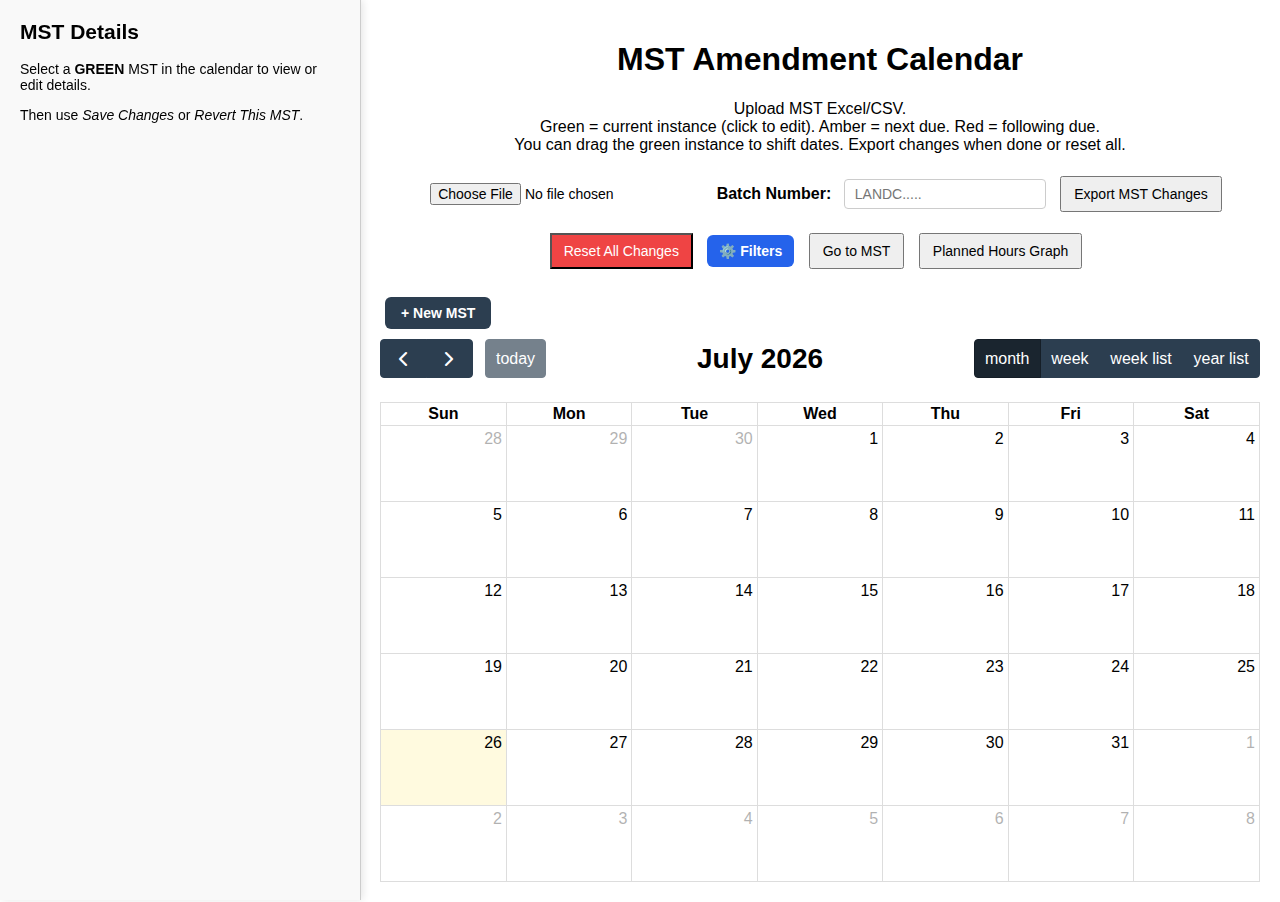
<file: fixed_MST Amendment Calendar.html>
<!DOCTYPE html>
<html lang="en">
<head>
  <meta charset="utf-8" />
  <title>MST Amendment Calendar — Clean + Flyout Filters</title>

  <!-- FullCalendar CSS -->
  <link href="libs/fullcalendar.min.css" rel="stylesheet" />
  
    <!-- Local libs (keep order) -->
   <script src="libs/xlsx.full.min.js"></script>
  <script src="libs/FileSaver.min.js"></script>
  <script src="libs/index.global.min.js"></script>
  <script src="libs/exceljs.min.js"></script>
  <script src="libs/chart.umd.min.js"></script>
  
  <!-- Your variables + helpers -->
  <script src="libs/mst-variables.js"></script>
  <script src="libs/mst-stdjobs.js"></script>
    <script src="libs/mst-core-utils.js"></script>
  <script src="libs/mst-editor-logic.js"></script>
      <script src="libs/FileUpload.js"></script>
    <script src="libs/FileExport.js"></script>
  
  <!-- shared CSS -->
  <link href="libs/mst-styles.css" rel="stylesheet" />

  <style>
    /******************************************************************
     * FILTER FLYOUT + OVERLAY
     ******************************************************************/
    /* Dim page */
    #filterOverlay {
      display: none;
      position: fixed;
      inset: 0;
      background: rgba(0,0,0,0.35);
      z-index: 1100;
    }
    #filterOverlay.active { display: block; }

    /* Slide-out panel */
    #filterPanel {
      position: fixed;
      top: 0;
      right: 0;
      width: 320px;
      max-width: 85vw;
      height: 100%;
      background: #fff;
      border-left: 1px solid #ddd;
      box-shadow: -4px 0 14px rgba(0,0,0,0.12);
      z-index: 1200;
      transform: translateX(100%);
      transition: transform 0.25s ease;
      display: flex;
      flex-direction: column;
    }
    #filterOverlay.active #filterPanel {
      transform: translateX(0);
    }

    #filterPanelHeader {
      padding: 14px 16px;
      border-bottom: 1px solid #eee;
      display: flex;
      align-items: center;
      justify-content: space-between;
    }
    #filterPanelHeader h3 {
      margin: 0;
      font-size: 16px;
    }
    #filterPanelBody {
      padding: 14px 16px 100px 16px;
      overflow-y: auto;
      flex: 1;
    }
    .filter-field {
      margin-bottom: 12px;
    }
    .filter-field label {
      display: block;
      font-size: 12px;
      font-weight: 700;
      color: #444;
      margin-bottom: 4px;
    }
    .filter-field select {
      width: 100%;
      padding: 6px 8px;
      font-size: 14px;
    }
    #filterPanelFooter {
      padding: 12px 16px;
      border-top: 1px solid #eee;
      display: flex;
      gap: 8px;
      background: #fafafa;
    }
    #openFilterBtn {
      background: #2563eb;
      color: #fff;
      border: none;
      border-radius: 6px;
      padding: 8px 12px;
      font-weight: 700;
      cursor: pointer;
    }
    #applyFiltersBtn {
      background: #10b981;
      color: #fff;
      border: none;
      border-radius: 4px;
      padding: 8px 12px;
      font-weight: 700;
      cursor: pointer;
    }
    #resetFiltersBtn {
      background: #ef4444;
      color: #fff;
      border: none;
      border-radius: 4px;
      padding: 8px 12px;
      font-weight: 700;
      cursor: pointer;
    }
    #closeFilterBtn {
      background: transparent;
      border: none;
      font-size: 18px;
      cursor: pointer;
      line-height: 1;
      color: #444;
    }
  </style>
</head>
<body>
  <!-- =========================
       LEFT SIDEBAR (Editor)
  ========================== -->
  <div id="sidebar">
    <h2>MST Details</h2>

    <div id="detailsIntro">
      <p>Select a <strong>GREEN</strong> MST in the calendar to view or edit details.</p>
      <p>Then use <em>Save Changes</em> or <em>Revert This MST</em>.</p>
    </div>

    <div id="editForm" style="display:none;">

      <div class="section-title">Identification</div>

      <div class="field-block">
        <label>Equipment Number</label>
        <input id="equipDisplay" disabled />
      </div>

      <div class="field-block">
        <label>MST Task Number</label>
        <input id="taskDisplay" disabled />
      </div>

      <!-- Hidden MST ID (CONCAT) -->
      <div class="field-block" style="display:none;">
        <label>MST ID (CONCAT)</label>
        <input id="mstIdDisplay" disabled />
      </div>

      <div class="field-block">
        <label>MST Description 1</label>
        <input id="desc1Display" disabled />
      </div>

      <div class="section-title">Scheduling</div>
	  
<div class="field-block">
  <label for="lastDatePerf">Last Performed Date</label>
  <input type="date" id="lastDatePerf" disabled />
</div>


      <div class="field-block">
        <label for="lastDateInput">Last Scheduled Date</label>
        <input type="date" id="lastDateInput" />
      </div>
	  
<div class="field-block">
  <label for="nextDateCalc">Next Scheduled Date (Calculated)</label>
  <input type="date" id="nextDateCalc" disabled />
</div>
	  
      <div class="field-block">
        <label for="freqInput">Frequency (days)</label>
        <input type="number" id="freqInput" min="0" />
      </div>

      <div class="field-block">
        <label for="desc2Input">Description 2</label>
        <input type="text" id="desc2Input" />
      </div>

      <div class="section-title">Work / Ownership</div>

      <div class="field-block">
        <label for="wgInput">Work Group Code</label>
        <input type="text" id="wgInput" />
      </div>

      <div class="field-block">
        <label for="jobDescCodeInput">Job Description Code</label>
        <select id="jobDescCodeInput" style="width:100%;"></select>
      </div>

      <div class="section-title">Requirements</div>

      <div class="field-block">
        <label for="unitsRequiredInput">Units Required</label>
        <input type="number" id="unitsRequiredInput" min="0" />
      </div>

      <div class="field-block">
        <label for="mileageFromInput">Segment Mileage From (for Linear Assets: Track ID, Boundary etc)</label>
        <input type="number" id="mileageFromInput" min="0" />
      </div>

      <div class="field-block">
        <label for="mileageToInput">Segment Mileage To (for Linear Assets: Track ID, Boundary etc)</label>
        <input type="number" id="mileageToInput" min="0" />
      </div>

      <div class="section-title">Protection</div>

      <div class="field-block">
        <label for="protTypeInput">Protection Type</label>
        <select id="protTypeInput" style="width:100%;"></select>
      </div>

      <div class="field-block">
        <label for="protMethodInput">Protection Method</label>
        <select id="protMethodInput" style="width:100%;"></select>
      </div>

      <button id="saveBtn" style="margin-top:15px;">Save Changes</button>

      <button id="deactivateBtn" style="
        background:#111;
        color:white;
        border:none;
        border-radius:6px;
        padding:8px 14px;
        font-weight:bold;
        margin-top:10px;
        cursor:pointer;
        width:100%;
      ">
        Deactivate MST
      </button>

      <button id="revertBtn" style="margin-top:10px;">Revert This MST</button>
    </div>
  </div>

  <!-- =========================
       RIGHT FILTER OVERLAY + PANEL
  ========================== -->
  <div id="filterOverlay">
    <aside id="filterPanel" aria-label="Filter MSTs">
      <div id="filterPanelHeader">
        <h3>Filter MSTs</h3>
        <button id="closeFilterBtn" title="Close">✕</button>
      </div>
	  
      <div id="filterPanelBody">
       <!-- Work Group -->
<div class="filter-field">
  <label for="filterWorkGroup"><strong>Work Group Code</strong></label>
  <select id="filterWorkGroup"><option value="">(All)</option></select>
</div>

<!-- Asset Description 1 -->
<div class="filter-field">
  <label for="filterEquipDesc1"><strong>Asset Description 1</strong></label>
  <select id="filterEquipDesc1"><option value="">(All)</option></select>
</div>

<!-- Job Description -->
<div class="filter-field">
  <label for="filterJobDesc"><strong>Job Description Code</strong></label>
  <select id="filterJobDesc"><option value="">(All)</option></select>
</div>

<!-- MST Description 1 -->
<div class="filter-field">
  <label for="filterDesc1"><strong>MST Description 1</strong></label>
  <select id="filterDesc1"><option value="">(All)</option></select>
</div>

<!-- MST Description 2 -->
<div class="filter-field">
  <label for="filterDesc2"><strong>MST Description 2</strong></label>
  <select id="filterDesc2"><option value="">(All)</option></select>
</div>

<!-- Protection Type -->
<div class="filter-field">
  <label for="filterProtType"><strong>Protection Type</strong></label>
  <select id="filterProtType"><option value="">(All)</option></select>
</div>

<!-- Protection Method -->
<div class="filter-field">
  <label for="filterProtMethod"><strong>Protection Method</strong></label>
  <select id="filterProtMethod"><option value="">(All)</option></select>
</div>



		
      </div>
      <div id="filterPanelFooter">
        <button id="applyFiltersBtn">Apply</button>
        <button id="resetFiltersBtn">Reset</button>
      </div>
    </aside>
  </div>



  <!-- =========================
       CALENDAR COLUMN
  ========================== -->
  <div id="calendar">
    <h1 style="text-align:center;">MST Amendment Calendar</h1>
    <p style="text-align:center;">
      Upload MST Excel/CSV.<br />
      Green = current instance (click to edit). Amber = next due. Red = following due.<br />
      You can drag the green instance to shift dates. Export changes when done or reset all.
    </p>
	
<div id="batchInputContainer" style="margin-top: 10px; margin-bottom: 10px; text-align:center;">
<input type="file" id="fileInput" accept=".xlsx,.xls,.csv" />
  <label for="batchNumber" style="font-weight:bold;">Batch Number:</label>
  <input 
    type="text" 
    id="batchNumber" 
    placeholder="LANDC....." 
    style="padding:6px 10px; margin-left:8px; border:1px solid #ccc; border-radius:4px; width:180px;"
  />
        <button id="exportBtn">Export MST Changes</button>
</div>

    <div id="controls">
      <button id="resetAllBtn" style="background:#ef4444; color:white;">Reset All Changes</button>
      <button id="openFilterBtn">⚙️ Filters</button>
	  <button id="openGotoBtn">Go to MST</button>
	  <button id="openResourceBtn" class="topbar-btn">Planned Hours Graph</button>
      <span id="changeCount" style="font-weight:bold; margin-left:8px;"></span>
      <div id="loading">Loading MSTs...</div>
    </div>

    <button id="newMSTBtn" 
	onclick="MST.Editor.openNewMSTModal()"
	style="
      background:#2C3E50;
      color:white;
      border:none;
      border-radius:6px;
      padding:8px 16px;
      font-weight:bold;
      margin-bottom:10px;
      cursor:pointer;
    ">
      + New MST
    </button>

    <div id="calendarEl"></div>
  </div>
  
  <!-- =========================
       Floating Resource
  ========================== -->
  <div id="resourceFloatPanel">
  <div id="resourceFloatHeader">
    <span>Planned Hours (6 weeks)</span>
    <button id="closeResourceFloat">✕</button>
  </div>

  <div id="resourceFloatControls">
    <button id="prevWindowBtn">◀</button>
    <span id="resourceRangeLabel"></span>
    <button id="nextWindowBtn">▶</button>
  </div>

  <div id="resourceTotalHours" style="font-weight:bold; text-align:center; margin:6px 0;">Total: 0h</div>

  <canvas id="plannedHoursChart" width="350" height="220"></canvas>
</div>

<!-- =========================
       NEW MST MODAL (Updated)
  ========================== -->
<div id="newMSTModal" style="
  display:none;
  position:fixed;
  top:0; left:0; right:0; bottom:0;
  background:rgba(0,0,0,0.5);
  z-index:9999;
  justify-content:center;
  align-items:center;
  pointer-events:auto;
">
  <div id="newMSTBox" style="
    background:#fff;
    width:75%;
    max-width:900px;
    max-height:90%;
    overflow-y:auto;
    padding:30px;
    border-radius:12px;
    box-shadow:0 4px 20px rgba(0,0,0,0.3);
    pointer-events:auto;
  ">
    <h2 style="text-align:center;">Create New MST</h2>
    <p style="text-align:center;">
      Fields marked <span style="color:red">*</span> are mandatory.
    </p>

  <div id="newMSTForm">
  <!-- Row 1 -->
 <label>
  <span class="label-title">
    Equipment Number <span class="required-star">*</span>
  </span>
  <input id="newEquipNo" required />
</label>

<label>
   <span class="label-title">
    Standard Job Number <span class="required-star">*</span>
  </span>
    <input id="newStdJobNo" required />
    <small><a href="https://networkrail.sharepoint.com/:x:/r/sites/asd/_layouts/15/Doc.aspx?sourcedoc=%7B62BADB1E-7450-46C4-A0C1-353E38D2AA72%7D&file=Standard%20Job%20List.xls&action=default&mobileredirect=true&DefaultItemOpen=1%3Fweb%3D1" id="stdJobListLink" target="_blank">View Standard Job List</a></small>
  </label>

  <!-- Row 2 -->
 <label>
  <span class="label-title">
    MST Description 1 <span class="required-star">*</span>
  </span>
    <input id="newDesc1" readonly />
  </label>

  <label>MST Description 2
    <input id="newDesc2" maxlength="40" />
  </label>
  
  <label>
  <span class="label-title">
    WorkGroup <span class="required-star">*</span>
  </span>
    <input id="newWorkGroup" required></select>
	</label>
  <!-- Row 3 -->
   <label>
  <span class="label-title">
    Job Description Code <span class="required-star">*</span>
  </span>
    <select id="newJobCode" required></select>
  </label>

   <label>
  <span class="label-title">
    Frequency (Days) <span class="required-star">*</span>
  </span>
    <input id="newFreq" type="number" min="1" required />
  </label>

  <!-- Row 4 -->
   <label>
  <span class="label-title">
    Last Scheduled Date <span class="required-star">*</span>
  </span>
    <input id="newLastDate" type="date" required />
  </label>

  <label>
  <span class="label-title">
    Units Required <span class="required-star">*</span>
  </span>
    <input id="newUnits" type="number" required />
  </label>

  <!-- Row 5 -->
  <label>Unit of Measure
    <input id="newUnitMeasure" readonly />
  </label>

  <label>Mileage From
    <input id="newFrom" />
  </label>

  <!-- Row 6 -->
  <label>Mileage To
    <input id="newTo" />
  </label>

  <label>
  <span class="label-title">
    Protection Type <span class="required-star">*</span>
  </span>
    <select id="newProtType" required></select>
  </label>

  <!-- Row 7 -->
   <label>
  <span class="label-title">
    Protection Method <span class="required-star">*</span>
  </span>
    <select id="newProtMethod" required></select>
  </label>
</div>


    <div style="text-align:center; margin-top:20px;">
      <button id="addMSTBtn" style="background:#10b981;color:white;border:none;padding:8px 20px;border-radius:6px;">
        Add MST
      </button>
      <button id="cancelMSTBtn" style="background:#ef4444;color:white;border:none;padding:8px 20px;border-radius:6px;margin-left:10px;">
        Cancel
      </button>
    </div>
  </div>
</div>
<!-- =========================
     GO TO MST OVERLAY + PANEL
========================== -->
<div id="gotoOverlay">
  <aside id="gotoPanel" aria-label="Go to MST">
    <div id="gotoHeader">
      <h3>Go to MST</h3>
      <button id="closeGotoBtn" title="Close">✕</button>
    </div>

    <div id="gotoBody">
      <div class="goto-field">
        <label for="gotoEquip"><strong>Equipment Number</strong></label>
 <input type="text" id="gotoEquip" list="equipList" placeholder="Enter Equipment No" />
<datalist id="equipList"></datalist>

<small id="equipDescPreview" 
       style="display:block; margin-top:4px; font-size:13px; font-weight:bold; color:#333;">
</small>

      </div>
     <div class="goto-field">
        <label for="gotoTask"><strong>Task Number</strong></label>
        <input id="gotoTask" placeholder="e.g. 001" />
      </div>
      <button id="gotoSearchBtn" class="btn-primary" style="margin:8px 0 12px;">Search</button>

      <div id="gotoResults" style="display:none;">
        <table class="goto-table">
          <thead>
            <tr><th>Task No</th><th>MST Description 1</th></tr>
          </thead>
          <tbody id="gotoResultsBody"></tbody>
        </table>
      </div>
    </div>

    <div id="gotoFooter">
      <button id="closeGotoBtn2">Close</button>
    </div>
  </aside>
</div>

  <!-- =======================================================
     WORK GROUP SELECT MODAL (Shown after file upload)
======================================================= -->
<div id="wgSelectModal" style="
  display:none; position:fixed; inset:0;
  background:rgba(0,0,0,0.55); z-index:99999;
  justify-content:center; align-items:center; pointer-events:auto;">
  
  <div style="
    background:white; padding:25px; border-radius:10px;
    min-width:420px; max-width:600px; pointer-events:auto;">

    <h3>Select Work Group Set Description</h3>
    <p>Please choose which MST set you want to load into the calendar.</p>

  <select id="wgSelectDropdown" multiple size="8" style="
  width:100%; padding:8px; margin-top:12px; border:1px solid #bbb; border-radius:6px;">
</select>
<p style="font-size:12px; color:#444; margin-top:5px;">
Hold <strong>Ctrl</strong> (or <strong>Cmd</strong> on Mac) to select multiple
</p>


    <div style="text-align:right; margin-top:18px;">
      <button id="wgSelectConfirm" style="padding:6px 18px; background:#10b981; color:white; border:none; border-radius:6px;">
        Load MSTs
      </button>
    </div>

  </div>
</div>

  <!-- =========================
       PAGE SCRIPT
  ========================== -->
  <script src="libs/Resources.js"></script>
  <script>
    /******************************************************************
     * STATE
     ******************************************************************/

    window.futureEventsMap = {};  // mstId -> [EventApi, EventApi]
    window.originalProps   = {};  // mstId -> source row (snapshot)
    window.changes            = {};  // mstId -> export deltas
    window.originalRows       = [];  // raw uploaded rows

    /******************************************************************
     * SIMPLE VIRTUAL FILTERING (directly on events)
     * - Checks base (green) events' extendedProps against UI filters
     * - Shows/hides the entire series (green/amber/red) by mstId
 ******************************************************************/
function applyFilters() {
  // Read selected filters (strip "CODE — desc" to just CODE where applicable)
  const wg  = filterWorkGroup.value.trim();
  const jd  = filterJobDesc.value.trim().split(" — ")[0];     // code only
  const d1  = filterDesc1.value.trim();
  const d2  = filterDesc2.value.trim();
  const pt  = filterProtType.value.trim().split(" — ")[0];    // code only
  const pm  = filterProtMethod.value.trim().split(" — ")[0];  // code only
  const ad1 = filterEquipDesc1.value.trim();

  const noActive = !wg && !jd && !d1 && !d2 && !pt && !pm && !ad1;

const events = window.calendar.getEvents();
const bases  = events.filter(e => (e.extendedProps || {}).instance === 0);

window.calendar.batchRendering(() => {
    // Start by showing everything if no filters
    if (noActive) {
      events.forEach(e => { if (e.display !== 'auto') e.setProp('display','auto'); });
      return;
    }

    // Build a map from mstId -> shouldShow
    const visibilityByMstId = new Map();

    bases.forEach(base => {
      const p = base.extendedProps || {};
      const match =
        (!wg  || (p.workGroup      || "").trim() === wg) &&
        (!jd  || (p.jobDescCode    || "").trim() === jd) &&
        (!d1  || (p.desc1          || "").trim() === d1) &&
        (!d2  || (p.desc2          || "").trim() === d2) &&
        (!pt  || (p.protType       || "").trim() === pt) &&
        (!pm  || (p.protMethod     || "").trim() === pm) &&
        (!ad1 || (p.equipmentDesc1 || "").trim() === ad1);

      visibilityByMstId.set(p.mstId, match);
    });

    // Apply visibility to all events in each series (green/amber/red)
    events.forEach(ev => {
      const mid = (ev.extendedProps || {}).mstId;
      const show = visibilityByMstId.get(mid) === true;
      const desired = show ? 'auto' : 'none';
      if (ev.display !== desired) ev.setProp('display', desired);
    });
  });
}


function resetFilters() {
  filterWorkGroup.value = "";
  filterJobDesc.value   = "";
  filterDesc1.value     = "";
  filterDesc2.value     = "";
  filterProtType.value  = "";
  filterProtMethod.value= "";
  filterEquipDesc1.value= "";

window.calendar.batchRendering(() => {
  window.calendar.getEvents().forEach(e => {
    if (e.display !== 'auto') e.setProp('display', 'auto');
  });
});

}

    /******************************************************************
     * FILTER UI WIRING
     ******************************************************************/
    openFilterBtn.addEventListener('click', () => {
      filterOverlay.classList.add('active');
    });
    closeFilterBtn.addEventListener('click', () => {
      filterOverlay.classList.remove('active');
    });
    filterOverlay.addEventListener('click', (e) => {
      // click outside panel closes
      if (e.target === filterOverlay) {
        filterOverlay.classList.remove('active');
      }
    });
    applyFiltersBtn.addEventListener('click', () => {
      applyFilters();
      filterOverlay.classList.remove('active');
    });
    resetFiltersBtn.addEventListener('click', () => {
      resetFilters();
      filterOverlay.classList.remove('active');
    });

/************************************************************
 * GO TO MST: open/close
 ************************************************************/
const gotoOverlay     = document.getElementById("gotoOverlay");
const gotoPanel       = document.getElementById("gotoPanel");
const openGotoBtn     = document.getElementById("openGotoBtn");
const closeGotoBtn    = document.getElementById("closeGotoBtn");
const closeGotoBtn2   = document.getElementById("closeGotoBtn2");

const gotoEquip       = document.getElementById("gotoEquip");
const gotoSearchBtn   = document.getElementById("gotoSearchBtn");
const gotoResults     = document.getElementById("gotoResults");
const gotoResultsBody = document.getElementById("gotoResultsBody");

function openGoto()  { gotoOverlay.classList.add("active"); setTimeout(() => gotoEquip.focus(), 0); }
function closeGoto() { gotoOverlay.classList.remove("active"); gotoResultsBody.innerHTML=""; gotoResults.style.display="none"; gotoEquip.value=""; }

openGotoBtn.addEventListener("click", openGoto);
closeGotoBtn.addEventListener("click", closeGoto);
closeGotoBtn2.addEventListener("click", closeGoto);
gotoOverlay.addEventListener("click", (e) => { if (e.target === gotoOverlay) closeGoto(); });

/************************************************************
 * GO TO MST: search + pick one
 ************************************************************/
function normalizeEquip(value) {
  return (value || "").toString().toUpperCase().replace(/^0+/, "");
}

gotoSearchBtn.addEventListener("click", () => {
  const equip = gotoEquip.value.trim().toUpperCase();
  if (!equip) { alert("Please enter an Equipment Number."); return; }

  const events = window.calendar.getEvents().filter(ev => {
    const p = ev.extendedProps || {};
    return normalizeEquip(p.equipmentNo) === normalizeEquip(equip) && ev.id.endsWith("_0");

  });

  gotoResultsBody.innerHTML = "";
  if (!events.length) {
    gotoResults.style.display = "none";
    alert("No MSTs found for that Equipment.");
    return;
  }

  // Build mini list (Task No | Desc1). Click = jump + highlight.
  events.forEach(ev => {
    const p  = ev.extendedProps || {};
    const tr = document.createElement("tr");
    tr.innerHTML = `<td>${p.taskNo || ""}</td><td>${p.desc1 || ""}</td>`;
tr.addEventListener("click", () => {
  const p = ev.extendedProps || {};
  const mstId = p.mstId;

  // Jump calendar to the month of the event
  window.calendar.gotoDate(ev.start);

  // Slight delay so FullCalendar finishes rendering
  setTimeout(() => {

    // ✅ Open left editor (same as clicking event)
    MST.Editor.openEditorForMST(mstId, ev);

    // ✅ Find the event element that FullCalendar rendered
    const el = window.calendar.getEventById(`${mstId}_0`)?.el;
    if (el) {
      // Scroll into center of calendar view
      el.scrollIntoView({ behavior: "smooth", block: "center" });

      // Flash highlight glow around event
      el.classList.add("goto-flash");
      setTimeout(() => el.classList.remove("goto-flash"), 2000);
    }

    // ✅ Highlight the editor panel visually to confirm “selected”
    const sidebar = document.getElementById("sidebar");
    sidebar.classList.add("pulse-highlight");
    setTimeout(() => sidebar.classList.remove("pulse-highlight"), 1200);

  }, 300);

  // Close the Go To panel immediately
  closeGoto();
});



    gotoResultsBody.appendChild(tr);
  });

  gotoResults.style.display = "block";
});

// Optional: allow Enter to trigger Search
gotoEquip.addEventListener("keydown", (e) => { if (e.key === "Enter") gotoSearchBtn.click(); });

// ================================
// NEW MST MODAL LOGIC 
// ================================

const newMSTBtn      = document.getElementById("newMSTBtn");
const newMSTModal    = document.getElementById("newMSTModal");
const addMSTBtn      = document.getElementById("addMSTBtn");
const cancelMSTBtn   = document.getElementById("cancelMSTBtn");

// Add MST
addMSTBtn.addEventListener("click", () => MST.Editor.addNewMST());

// === Dynamic autocomplete for Go To MST ===
const gotoEquipInput = document.getElementById("gotoEquip");
const equipList = document.getElementById("equipList");

// Filter datalist options dynamically as the user types
gotoEquipInput.addEventListener("input", (e) => {
  const term = e.target.value.trim().toUpperCase().replace(/^0+/, ""); // strip leading zeros
  equipList.innerHTML = "";

  if (!term) return;

  const matches = (window.allEquipNumbers || [])
    .filter(eq => normalizeEquip(eq).includes(normalizeEquip(term)))
    .slice(0, 25); // show only first 25 matches for speed

  matches.forEach(eq => {
    const opt = document.createElement("option");
    opt.value = eq;
    equipList.appendChild(opt);
  });
});

// Highlight a day yellow for ~3 seconds
function highlightDay(date) {
  // Add a background event
  const highlight = calendar.addEvent({
    start: date,
    display: "background",
    backgroundColor: "yellow",
    id: "goto_highlight"
  });

  // Remove highlight after 3 seconds
  setTimeout(() => {
    const ev = calendar.getEventById("goto_highlight");
    if (ev) ev.remove();
  }, 3000);
}

exportBtn.addEventListener("click", MST.Export.exportChanges);

    /******************************************************************
     * RESET ALL CHANGES
     ******************************************************************/
resetAllBtn.addEventListener('click', function() {
  const ok = confirm("Are you sure you want to reset all changes and reload the original MST data?");
  if (!ok) return;
  MST.Editor.loadMSTs(window.originalRows || []);
  detailsIntro.style.display = 'block';
  editForm.style.display = 'none';
});


  
  
  </script>


</body>
</html>
</file>
<file: libs/mst-styles.css>
/* ========================================================================== */
/*                             GLOBAL BASE STYLING                            */
/* ========================================================================== */

body {
  font-family: Arial, sans-serif;
  margin: 0;
  padding: 0;
  display: flex;
}

/* General input/button styles */
input, button {
  margin: 5px;
  padding: 8px 12px;
  cursor: pointer;
  font-size: 14px;
}

/* Field block formatting */
.field-block {
  margin-bottom: 10px;
}
.field-block label {
  display: block;
  font-size: 12px;
  font-weight: bold;
  margin-bottom: 2px;
  color: #444;
}
.field-block input {
  width: 100%;
  padding: 6px 8px;
  box-sizing: border-box;
  font-size: 14px;
}

/* Section label headings inside sidebar */
.section-title {
  font-size: 13px;
  font-weight: bold;
  color: #444;
  margin-top: 16px;
  border-top: 1px solid #ddd;
  padding-top: 10px;
}

/* Loading indicator */
#loading {
  font-weight: bold;
  margin-top: 6px;
  display: none;
}

/* ========================================================================== */
/*                              SIDEBAR & LAYOUT                               */
/* ========================================================================== */

/* Fixed left sidebar */
#sidebar {
  width: 320px;
  padding: 20px;
  border-right: 1px solid #ccc;
  background: #f9f9f9;
  position: fixed;
  top: 0; bottom: 0; left: 0;
  overflow-y: auto;
  box-shadow: 2px 0 8px rgba(0,0,0,0.1);
  font-size: 14px;
}
#sidebar h2 {
  margin-top: 0;
}

/* Calendar region */
#calendar {
  flex: 1;
  padding: 20px;
  margin-left: 360px;
}

/* Top controls for calendar navigation */
#controls {
  text-align: center;
  margin-bottom: 18px;
}

/* Sidebar save buttons */
#saveBtn {
  background: #10b981;
  border: none;
  border-radius: 4px;
  color: #fff;
  font-weight: bold;
  width: 100%;
}

#revertBtn {
  background: #f59e0b;
  border: none;
  border-radius: 4px;
  color: #000;
  font-weight: bold;
  width: 100%;
}

/* ========================================================================== */
/*                        CALENDAR EVENT DISPLAY LOGIC                         */
/* ========================================================================== */

/* Enable multiline event content */
.fc-daygrid-event {
  white-space: normal !important;
  height: auto !important;
  min-height: 2.5em !important;
  line-height: 1.2em;
  overflow: visible !important;
}
.fc-event-title,
.fc-event-title-container {
  white-space: normal !important;
}

/* Event content structure (two-line style) */
.event-equip {
  font-weight: bold;
  font-size: 12px;
  line-height: 1.2em;
}
.event-desc {
  font-size: 11px;
  line-height: 1.1em;
}

/* Allow icons inside events */
.fc-event {
  position: relative;
}
.event-icon {
  position: absolute;
  top: 2px;
  right: 4px;
  font-size: 14px;
  z-index: 10;
  pointer-events: none;
}

/* ========================================================================== */
/*                            EVENT STATUS STYLING                             */
/* ========================================================================== */

/* Future events */
.fc-event.future-event {
  background-image: repeating-linear-gradient(
    45deg,
    rgba(255,255,255,0.3),
    rgba(255,255,255,0.3) 4px,
    transparent 4px,
    transparent 8px
  );
}

/* Deactivated MST events */
.fc-event.deactivated-mst {
  background-image: repeating-linear-gradient(
    45deg,
    rgba(0, 0, 0, 0.85),
    rgba(0, 0, 0, 0.85) 8px,
    rgba(255, 255, 255, 0.1) 8px,
    rgba(255, 255, 255, 0.1) 16px
  ) !important;
  color: white !important;
  border: 2px solid black !important;
  font-weight: bold !important;
  opacity: 0.9;
}

/* Highlight events updated by user */
.fc-event.changed-mst {

  background: inherit !important;
  background-color: inherit !important;
  border: 2px dashed #15803d !important; 
  border-radius: 6px !important;
  box-shadow: none !important;
}



/* Overdue dates */
.overdue-date {
  background: #ffdddd !important;
  border: 1px solid #cc0000 !important;
  color: #990000 !important;
}

/* ========================================================================== */
/*                               FILTER OVERLAY                                */
/* ========================================================================== */

#filterOverlay {
  display: none !important;
}
#filterOverlay.active {
  display: block !important;
}
#filterOverlay.active #filterPanel {
  transform: translateX(0) !important;
}

/* ========================================================================== */
/*                         NEW MST MODAL / FORM STYLING                        */
/* ========================================================================== */

/* Two-column form layout */
#newMSTForm {
  display: grid;
  grid-template-columns: 1fr 1fr;
  gap: 20px 40px;
  align-items: start;
  justify-items: stretch;
}

/* Label formatting */
#newMSTForm label {
  display: flex;
  flex-direction: column;
  font-weight: 600;
  color: #2c3e50;
  font-size: 14px;
}

/* Label title + red required star */
#newMSTForm .label-title {
  display: flex;
  align-items: center;
  gap: 4px;
}

#newMSTForm .required-star {
  color: red;
  font-weight: 700;
  font-size: 16px;
  line-height: 1;
}

/* Inputs */
#newMSTForm input,
#newMSTForm select {
  width: 100%;
  height: 40px;
  border: 1px solid #ccc;
  border-radius: 6px;
  padding: 6px 10px;
  margin-top: 6px;
  box-sizing: border-box;
  font-size: 14px;
  transition: border-color 0.2s, box-shadow 0.2s;
  background: #fff;
}

/* Focus highlight */
#newMSTForm input:focus,
#newMSTForm select:focus {
  border-color: #2c3e50;
  outline: none;
  box-shadow: 0 0 0 2px rgba(44, 62, 80, 0.2);
}

/* Help links under labels */
#newMSTForm small a {
  font-weight: normal;
  color: #2563eb;
  text-decoration: none;
  font-size: 12px;
}
#newMSTForm small a:hover {
  text-decoration: underline;
}

#newMSTForm .muted-helper {
  display: block;
  margin-top: 6px;
  font-size: 12px;
  color: #555;
  min-height: 16px;
}

/* Submit/cancel buttons */
#addMSTBtn,
#cancelMSTBtn {
  padding: 10px 24px;
  border-radius: 8px;
  font-size: 15px;
  font-weight: 600;
  cursor: pointer;
  border: none;
}
#addMSTBtn { background: #10b981; color: white; }
#cancelMSTBtn { background: #ef4444; color: white; margin-left: 10px; }

/* Field that spans both columns */
#newMSTForm .wide-field {
  grid-column: span 2;
}

/* Responsive layout */
@media (max-width: 700px) {
  #newMSTForm {
    grid-template-columns: 1fr;
  }
}

/* ========================================================================== */
/*                           "GO TO MST" FLYOUT PANEL                          */
/* ========================================================================== */

#gotoOverlay {
  display: none;
  position: fixed;
  inset: 0;
  background: rgba(0,0,0,0.35);
  z-index: 1100;
}
#gotoOverlay.active {
  display: block;
}

#gotoPanel {
  position: fixed;
  top: 0;
  right: 0;
  width: 400px;
  max-width: 85vw;
  height: 100%;
  background: #fff;
  border-left: 1px solid #ddd;
  box-shadow: -4px 0 14px rgba(0,0,0,0.12);
  z-index: 1200;
  transform: translateX(100%);
  transition: transform 0.25s ease;
  display: flex;
  flex-direction: column;
}

#gotoOverlay.active #gotoPanel {
  transform: translateX(0);
}

/* Header + footer */
#gotoHeader,
#gotoFooter {
  padding: 12px 16px;
  border-bottom: 1px solid #eee;
  display: flex;
  align-items: center;
  justify-content: space-between;
}
#gotoFooter {
  border-top: 1px solid #eee;
  border-bottom: none;
  margin-top: auto;
}

/* Body + search fields */
#gotoBody {
  padding: 14px 16px;
  overflow-y: auto;
}

.goto-field {
  margin-bottom: 12px;
}
.goto-field label {
  display: block;
  font-size: 12px;
  font-weight: 700;
  color: #444;
  margin-bottom: 4px;
}
.goto-field input {
  width: 75%;
  padding: 6px 8px;
  font-size: 14px;
}

/* Results table */
.goto-table {
  width: 100%;
  border-collapse: collapse;
  font-size: 13px;
}
.goto-table thead th {
  text-align: left;
  background: #f3f4f6;
  padding: 6px 8px;
}

#gotoResultsBody tr {
  cursor: pointer;
}
#gotoResultsBody td {
  padding: 6px 8px;
  border-top: 1px solid #eee;
}
#gotoResultsBody tr:hover {
  background: #fef08a;
}

/* ========================================================================== */
/*                         RESOURCE FLOATING PANEL                             */
/* ========================================================================== */

#plannedHoursChart {
  width: 100% !important;
  height: 200px !important;
  max-height: 500px;
}

/* Draggable floating window */
#resourceFloatPanel {
  position: fixed;
  top: 120px;
  right: 40px;
  width: 420px;
  background: #ffffff;
  border-radius: 8px;
  box-shadow: 0 4px 18px rgba(0,0,0,0.25);
  z-index: 99999;

  display: none; /* hidden until activated */

  max-height: 560px;
  overflow: hidden;
  padding: 12px;
  flex-direction: column;
}

#resourceFloatHeader {
  display: flex;
  justify-content: space-between;
  align-items: center;
  cursor: grab;
  font-weight: bold;
  margin-bottom: 8px;
}

#resourceFloatHeader button {
  border: none;
  background: transparent;
  font-size: 18px;
  cursor: pointer;
}

#resourceFloatControls {
  text-align: center;
  margin: 6px 0 10px;
}

#resourceFloatControls button {
  padding: 4px 8px;
  font-size: 14px;
}

/* ========================================================================== */
/*                            HIGHLIGHT ANIMATIONS                             */
/* ========================================================================== */

/* Flash highlight when jumping to event */
.goto-flash {
  box-shadow: 0 0 12px 6px yellow !important;
  transition: box-shadow 0.6s ease-out;
}

/* Sidebar pulse when new MST loads */
.pulse-highlight {
  animation: sidebarPulse 1.1s ease-out;
}

@keyframes sidebarPulse {
  0%   { background-color: #fff9c4; }
  50%  { background-color: #fff176; }
  100% { background-color: #f9f9f9; }
}
</file>
<file: docs/libs/mst-styles.css>
/* ========================================================================== */
/*                             GLOBAL BASE STYLING                            */
/* ========================================================================== */

body {
  font-family: Arial, sans-serif;
  margin: 0;
  padding: 0;
  display: flex;
}

/* General input/button styles */
input, button {
  margin: 5px;
  padding: 8px 12px;
  cursor: pointer;
  font-size: 14px;
}

/* Field block formatting */
.field-block {
  margin-bottom: 10px;
}
.field-block label {
  display: block;
  font-size: 12px;
  font-weight: bold;
  margin-bottom: 2px;
  color: #444;
}
.field-block input {
  width: 100%;
  padding: 6px 8px;
  box-sizing: border-box;
  font-size: 14px;
}
.field-block select {
  width: 100%;
  padding: 6px 8px;
  box-sizing: border-box;
  font-size: 14px;
  height: 32px;
}

.editor-action-btn {
  background: #3b82f6;
  color: #fff;
  border: none;
  border-radius: 6px;
  padding: 6px 14px;
  font-weight: 700;
  margin-top: 6px;
  width: 100%;
  font-size: 0.85em;
}

.editor-action-btn:hover {
  background: #2563eb;
}

.equipment-meta-line {
  margin-top: 3px;
  padding: 4px 6px;
  border-radius: 6px;
  background: #eef2ff;
  color: #334155;
  font-size: 12px;
  line-height: 1.3;
  min-height: 16px;
}

.char-counter {
  margin-top: 4px;
  text-align: right;
  font-size: 12px;
  color: #475569;
}

/* Section label headings inside sidebar */
.section-title {
  font-size: 13px;
  font-weight: bold;
  color: #444;
  margin-top: 16px;
  border-top: 1px solid #ddd;
  padding-top: 10px;
}

/* Loading indicator */
#loading {
  font-weight: bold;
  margin-top: 6px;
  display: none;
}

/* ========================================================================== */
/*                              SIDEBAR & LAYOUT                               */
/* ========================================================================== */

/* Fixed left sidebar */
#sidebar {
  width: 320px;
  padding: 20px;
  border-right: 1px solid #ccc;
  background: #f9f9f9;
  position: fixed;
  top: 0; bottom: 0; left: 0;
  overflow-y: auto;
  box-shadow: 2px 0 8px rgba(0,0,0,0.1);
  font-size: 14px;
}
#sidebar h2 {
  margin-top: 0;
}

#sidebar.has-tv-reference {
  background: #d6e8fd;
  border-right-color: #b6d4fb;
}

#editForm.has-tv-reference {
  background: #d6e8fd;
  border-radius: 8px;
  padding: 10px 12px;
  margin: 0 -12px;
}

.tv-applied-label {
  display: none;
  margin: 0;
  padding: 8px 10px;
  border-radius: 6px;
  background: #c0d9fb;
  color: #0f3b73;
  font-weight: 700;
  letter-spacing: 0.3px;
  align-items: center;
}

.tv-applied-label.visible {
  display: inline-flex;
}

.tv-actions {
  display: none;
  align-items: center;
  gap: 10px;
  flex-wrap: wrap;
  margin: 0 0 12px 0;
}

.tv-actions.visible {
  display: flex;
}

.tv-buttons {
  display: flex;
  gap: 8px;
  align-items: center;
}

.tv-btn {
  background: #2563eb;
  color: #fff;
  border: none;
  border-radius: 6px;
  padding: 6px 10px;
  font-weight: 700;
  cursor: pointer;
}

.tv-btn.tv-remove-btn {
  background: #ef4444;
}

.tv-btn.tv-secondary-btn {
  background: #e5e7eb;
  color: #1f2937;
  border: 1px solid #d1d5db;
}

.tv-form {
  display: none;
  background: #eef2ff;
  border: 1px solid #cbd5e1;
  border-radius: 8px;
  padding: 10px 12px;
  margin-bottom: 12px;
}

.tv-form.visible {
  display: block;
}

.tv-form .field-block {
  margin-bottom: 10px;
}

.tv-form-actions {
  display: flex;
  gap: 8px;
}

/* Calendar region */
#calendar {
  flex: 1;
  padding: 20px;
  margin-left: 360px;
}

.fc-daygrid-day.mst-selected-day .fc-daygrid-day-frame {
  background: #fef3c7 !important;
  box-shadow: inset 0 0 0 2px rgba(251, 191, 36, 0.5);
}

.fc-daygrid-day.mst-selected-day.fc-day-today .fc-daygrid-day-frame {
  background: #fde68a !important;
  box-shadow: inset 0 0 0 2px rgba(251, 191, 36, 0.6);
}

/* ========================================================================== */
/*                              BULK UPDATE MODALS                            */
/* ========================================================================== */

.bulk-overlay {
  display: none;
  position: fixed;
  inset: 0;
  background: rgba(15, 23, 42, 0.6);
  z-index: 100000;
  justify-content: center;
  align-items: center;
  padding: 20px;
}

.bulk-overlay.active {
  display: flex;
}

.bulk-panel {
  background: #fff;
  border-radius: 12px;
  box-shadow: 0 12px 30px rgba(0, 0, 0, 0.2);
  width: min(1200px, 95vw);
  max-height: 90vh;
  display: flex;
  flex-direction: column;
  overflow: hidden;
}

.bulk-edit-panel {
  width: min(1500px, 98vw);
}

.bulk-header {
  display: flex;
  align-items: center;
  justify-content: space-between;
  padding: 14px 18px;
  border-bottom: 1px solid #e2e8f0;
  background: #f8fafc;
}

.bulk-header h3 {
  margin: 0;
  font-size: 18px;
  color: #0f172a;
}

.bulk-close-btn {
  border: none;
  background: #e2e8f0;
  color: #0f172a;
  border-radius: 6px;
  padding: 6px 10px;
  font-weight: 700;
  cursor: pointer;
}

.bulk-body {
  padding: 14px 18px 10px;
  overflow: hidden;
  display: flex;
  flex-direction: column;
  gap: 12px;
}

.bulk-controls {
  display: flex;
  flex-wrap: wrap;
  gap: 12px 18px;
  align-items: flex-end;
}

.bulk-filter {
  display: flex;
  flex-direction: column;
  min-width: 240px;
  flex: 1 1 320px;
}

.bulk-filter label {
  font-size: 12px;
  font-weight: 700;
  color: #1f2937;
  margin-bottom: 4px;
}

.bulk-filter input {
  margin: 0;
  padding: 8px 10px;
  border-radius: 8px;
  border: 1px solid #cbd5e1;
  font-size: 13px;
}

.bulk-select-all {
  font-size: 13px;
  font-weight: 600;
  color: #1f2937;
  display: inline-flex;
  align-items: center;
  gap: 6px;
}

.bulk-selection-count {
  font-size: 13px;
  font-weight: 700;
  color: #0f172a;
}

.bulk-table-wrapper {
  overflow: auto;
  border: 1px solid #e2e8f0;
  border-radius: 10px;
  background: #fff;
}

.bulk-table {
  width: 100%;
  border-collapse: collapse;
  font-size: 12.5px;
}

.bulk-update-table-wrapper .bulk-table {
  min-width: 1400px;
}

.bulk-table thead th {
  position: sticky;
  top: 0;
  background: #f1f5f9;
  color: #0f172a;
  font-size: 12px;
  text-align: left;
  padding: 8px;
  border-bottom: 1px solid #e2e8f0;
  z-index: 1;
}

.bulk-table td {
  padding: 6px 8px;
  border-bottom: 1px solid #e2e8f0;
  vertical-align: top;
}

.bulk-table td input,
.bulk-table td select {
  margin: 0;
  width: 100%;
  padding: 6px 8px;
  font-size: 12px;
  border-radius: 6px;
  border: 1px solid #cbd5e1;
  box-sizing: border-box;
}

.bulk-table td input[type="checkbox"] {
  width: auto;
}

.bulk-footer {
  display: flex;
  justify-content: flex-end;
  gap: 10px;
  padding: 12px 18px 16px;
  border-top: 1px solid #e2e8f0;
  background: #f8fafc;
}

.bulk-secondary-btn {
  background: #e5e7eb;
  color: #111827;
  border: 1px solid #d1d5db;
  border-radius: 8px;
  padding: 8px 12px;
  font-weight: 700;
  cursor: pointer;
}

.bulk-editor-meta {
  display: flex;
  justify-content: space-between;
  align-items: center;
  flex-wrap: wrap;
  gap: 8px 12px;
  font-size: 13px;
  color: #111827;
}

.bulk-edit-table-wrapper {
  max-height: 60vh;
}

/* Top controls for calendar navigation */
#controls {
  text-align: center;
  margin-bottom: 18px;
}

/* Sidebar save buttons */
#saveBtn {
  background: #10b981;
  border: none;
  border-radius: 4px;
  color: #fff;
  font-weight: bold;
  width: 100%;
}

#revertBtn {
  background: #f59e0b;
  border: none;
  border-radius: 4px;
  color: #000;
  font-weight: bold;
  width: 100%;
}

/* ========================================================================== */
/*                        CALENDAR EVENT DISPLAY LOGIC                         */
/* ========================================================================== */

/* Enable multiline event content */
.fc-daygrid-event {
  white-space: normal !important;
  height: auto !important;
  min-height: 2.5em !important;
  line-height: 1.2em;
  overflow: visible !important;
}
.fc-event-title,
.fc-event-title-container {
  white-space: normal !important;
}

/* Event content structure (two-line style) */
.event-equip {
  font-weight: bold;
  font-size: 12px;
  line-height: 1.2em;
}
.event-desc {
  font-size: 11px;
  line-height: 1.1em;
}

/* Allow icons inside events */
.fc-event {
  position: relative;
}
.event-icon {
  position: absolute;
  top: 2px;
  right: 4px;
  font-size: 14px;
  z-index: 10;
  pointer-events: none;
}
.event-icon--new {
  color: #6f2dbd;
}

/* ========================================================================== */
/*                            EVENT STATUS STYLING                             */
/* ========================================================================== */

/* Future events - light purple with reduced opacity for visual hierarchy */
.fc-event.future-event {
  opacity: 0.75;
  cursor: not-allowed;
}

/* Ensure text is readable on light purple background */
.fc-event.future-event .event-desc,
.fc-event.future-event .event-equip {
  color: #1f2937;
}

/* White text for better contrast on purple background */
.fc-event.future-event .fc-event-title {
  color: #fff;
}

/* Selected MST chain highlighting - gold glow persists across navigation */
.fc-event.mst-selected {
  box-shadow: 0 0 0 3px rgba(251, 191, 36, 0.6),
              0 0 12px 4px rgba(251, 191, 36, 0.4) !important;
  opacity: 1 !important;
  z-index: 10 !important;
  transition: box-shadow 0.2s ease;
}

.fc-event.future-event.mst-selected {
  opacity: 0.9 !important;
  box-shadow: 0 0 0 3px rgba(251, 191, 36, 0.5),
              0 0 10px 3px rgba(251, 191, 36, 0.35) !important;
}

/* Deactivated MST events */
.fc-event.deactivated-mst {
  background-image: repeating-linear-gradient(
    45deg,
    rgba(0, 0, 0, 0.85),
    rgba(0, 0, 0, 0.85) 8px,
    rgba(255, 255, 255, 0.1) 8px,
    rgba(255, 255, 255, 0.1) 16px
  ) !important;
  color: white !important;
  border: 2px solid black !important;
  font-weight: bold !important;
  opacity: 0.9;
}

/* Highlight events updated by user */
.fc-event.changed-mst {
  border: 2px dashed #15803d !important;
  border-radius: 6px !important;
  box-shadow: none !important;
}



/* Overdue dates */
.overdue-date {
  background: #ffdddd !important;
  border: 1px solid #cc0000 !important;
  color: #990000 !important;
}

/* ========================================================================== */
/*                               FILTER OVERLAY                                */
/* ========================================================================== */

#filterOverlay {
  display: none !important;
}
#filterOverlay.active {
  display: block !important;
}
#filterOverlay.active #filterPanel {
  transform: translateX(0) !important;
}

/* ========================================================================== */
/*                         NEW MST MODAL / FORM STYLING                        */
/* ========================================================================== */

/* Two-column form layout */
#newMSTForm {
  display: grid;
  grid-template-columns: 1fr 1fr;
  gap: 12px 40px;
  align-items: start;
  justify-items: stretch;
}

/* Label formatting */
#newMSTForm label {
  display: flex;
  flex-direction: column;
  font-weight: 600;
  color: #2c3e50;
  font-size: 14px;
}

/* Label title + red required star */
#newMSTForm .label-title {
  display: flex;
  align-items: center;
  gap: 4px;
}

#newMSTForm .required-star {
  color: red;
  font-weight: 700;
  font-size: 16px;
  line-height: 1;
}

/* Inputs */
#newMSTForm input,
#newMSTForm select {
  width: 100%;
  height: 40px;
  border: 1px solid #ccc;
  border-radius: 6px;
  padding: 6px 10px;
  margin-top: 6px;
  box-sizing: border-box;
  font-size: 14px;
  transition: border-color 0.2s, box-shadow 0.2s;
  background: #fff;
}

/* Focus highlight */
#newMSTForm input:focus,
#newMSTForm select:focus {
  border-color: #2c3e50;
  outline: none;
  box-shadow: 0 0 0 2px rgba(44, 62, 80, 0.2);
}

/* Help links under labels */
#newMSTForm small a {
  font-weight: normal;
  color: #2563eb;
  text-decoration: none;
  font-size: 12px;
}
#newMSTForm small a:hover {
  text-decoration: underline;
}

#newMSTForm .muted-helper {
  display: block;
  margin-top: 6px;
  font-size: 12px;
  color: #555;
  min-height: 16px;
}

/* Submit/cancel buttons */
#addMSTBtn,
#openBulkCreateMSTBtn,
#cancelMSTBtn {
  padding: 10px 24px;
  border-radius: 8px;
  font-size: 15px;
  font-weight: 600;
  cursor: pointer;
  border: none;
}
#addMSTBtn { background: #10b981; color: white; }
#openBulkCreateMSTBtn { background: #2563eb; color: white; margin-left: 10px; }
#cancelMSTBtn { background: #ef4444; color: white; margin-left: 10px; }

.bulk-create-panel {
  width: min(96vw, 1800px);
}

.bulk-create-table-wrapper {
  max-height: 58vh;
  overflow: auto;
}

.bulk-create-table input,
.bulk-create-table select {
  min-width: 90px;
  width: 100%;
  box-sizing: border-box;
}

.bulk-create-table td {
  padding: 4px;
}

.bulk-create-table input[readonly] {
  background: #f3f4f6;
  color: #374151;
  cursor: not-allowed;
}

/* Field that spans both columns */
#newMSTForm .wide-field {
  grid-column: span 2;
}

/* Responsive layout */
@media (max-width: 700px) {
  #newMSTForm {
    grid-template-columns: 1fr;
  }
}

/* ========================================================================== */
/*                           "GO TO MST" FLYOUT PANEL                          */
/* ========================================================================== */

#gotoOverlay {
  display: none;
  position: fixed;
  inset: 0;
  background: rgba(0,0,0,0.35);
  z-index: 1100;
}
#gotoOverlay.active {
  display: block;
}

#gotoPanel {
  position: fixed;
  top: 0;
  right: 0;
  width: 400px;
  max-width: 85vw;
  height: 100%;
  background: #fff;
  border-left: 1px solid #ddd;
  box-shadow: -4px 0 14px rgba(0,0,0,0.12);
  z-index: 1200;
  transform: translateX(100%);
  transition: transform 0.25s ease;
  display: flex;
  flex-direction: column;
}

#gotoOverlay.active #gotoPanel {
  transform: translateX(0);
}

/* Header + footer */
#gotoHeader,
#gotoFooter {
  padding: 12px 16px;
  border-bottom: 1px solid #eee;
  display: flex;
  align-items: center;
  justify-content: space-between;
}
#gotoFooter {
  border-top: 1px solid #eee;
  border-bottom: none;
  margin-top: auto;
}

/* Body + search fields */
#gotoBody {
  padding: 14px 16px;
  overflow-y: auto;
}

.goto-field {
  margin-bottom: 12px;
}
.goto-field label {
  display: block;
  font-size: 12px;
  font-weight: 700;
  color: #444;
  margin-bottom: 4px;
}
.goto-field input {
  width: 75%;
  padding: 6px 8px;
  font-size: 14px;
}

/* Results table */
.goto-table {
  width: 100%;
  border-collapse: collapse;
  font-size: 13px;
}
.goto-table thead th {
  text-align: left;
  background: #f3f4f6;
  padding: 6px 8px;
}

#gotoResultsBody tr {
  cursor: pointer;
}
#gotoResultsBody td {
  padding: 6px 8px;
  border-top: 1px solid #eee;
}
#gotoResultsBody tr:hover {
  background: #fef08a;
}

/* ========================================================================== */
/*                         PLANNED HOURS GRAPH PANEL                          */
/* ========================================================================== */

/* Non-blocking overlay container - allows clicks through to page */
.resource-overlay {
  display: none;
  position: fixed;
  inset: 0;
  z-index: 100000;
  pointer-events: none; /* Allow clicks through to page */
}

.resource-overlay.active {
  display: block;
}

/* Main panel - draggable, captures pointer events */
.resource-panel {
  position: absolute;
  top: 80px;
  right: 20px;
  background: #fff;
  border-radius: 10px;
  box-shadow: 0 8px 30px rgba(0, 0, 0, 0.25);
  width: 480px;
  max-width: calc(100vw - 40px);
  max-height: calc(100vh - 100px);
  display: flex;
  flex-direction: column;
  overflow: hidden;
  pointer-events: auto; /* Panel itself is interactive */
  border: 1px solid #cbd5e1;
}

/* Header - draggable */
.resource-header {
  display: flex;
  justify-content: space-between;
  align-items: center;
  padding: 10px 16px;
  border-bottom: 1px solid #e5e7eb;
  background: linear-gradient(135deg, #f8fafc 0%, #f1f5f9 100%);
  cursor: grab;
  user-select: none;
}

.resource-header:active {
  cursor: grabbing;
}

.resource-header-left h3 {
  margin: 0;
  font-size: 1rem;
  font-weight: 600;
  color: #1e293b;
}

.resource-header .resource-subtitle {
  display: block;
  font-size: 0.7rem;
  color: #64748b;
  margin-top: 2px;
}

.resource-close-btn {
  background: none;
  border: none;
  font-size: 1.5rem;
  color: #94a3b8;
  cursor: pointer;
  line-height: 1;
  padding: 4px;
  transition: color 0.15s;
}

.resource-close-btn:hover {
  color: #475569;
}

/* Statistics cards - compact */
.resource-stats {
  display: grid;
  grid-template-columns: repeat(4, 1fr);
  gap: 8px;
  padding: 8px 12px;
  background: #f8fafc;
  border-bottom: 1px solid #e5e7eb;
}

.stat-card {
  background: #fff;
  border: 1px solid #e2e8f0;
  border-radius: 6px;
  padding: 6px 8px;
  text-align: center;
}

.stat-card .stat-value {
  display: block;
  font-size: 1.1rem;
  font-weight: 700;
  color: #1e40af;
  line-height: 1.2;
}

.stat-card .stat-label {
  display: block;
  font-size: 0.6rem;
  color: #64748b;
  text-transform: uppercase;
  letter-spacing: 0.03em;
  margin-top: 2px;
}

.stat-card.stat-peak .stat-value {
  font-size: 0.8rem;
  color: #dc2626;
}

/* Navigation controls */
.resource-nav {
  display: flex;
  justify-content: space-between;
  align-items: center;
  padding: 6px 12px;
  gap: 8px;
}

.resource-nav-group {
  display: flex;
  gap: 4px;
}

.resource-nav-center {
  display: flex;
  align-items: center;
  gap: 8px;
  flex: 1;
  justify-content: center;
}

.resource-range {
  font-size: 0.75rem;
  font-weight: 500;
  color: #374151;
  white-space: nowrap;
}

.nav-btn {
  background: #f1f5f9;
  border: 1px solid #cbd5e1;
  border-radius: 4px;
  padding: 4px 8px;
  font-size: 0.7rem;
  font-weight: 500;
  color: #475569;
  cursor: pointer;
  transition: all 0.15s;
}

.nav-btn:hover {
  background: #e2e8f0;
  border-color: #94a3b8;
}

.nav-btn.nav-today {
  background: #1e40af;
  border-color: #1e40af;
  color: #fff;
}

.nav-btn.nav-today:hover {
  background: #1e3a8a;
  border-color: #1e3a8a;
}

/* Chart container */
.resource-chart-container {
  padding: 8px 12px 12px;
  flex: 1;
  min-height: 240px;
}

#plannedHoursChart {
  width: 100% !important;
  height: 220px !important;
}

/* Footer */
.resource-footer {
  padding: 6px 12px;
  background: #f8fafc;
  border-top: 1px solid #e5e7eb;
}

.resource-hint {
  font-size: 0.65rem;
  color: #64748b;
  font-style: italic;
}

/* Responsive adjustments */
@media (max-width: 640px) {
  .resource-stats {
    grid-template-columns: repeat(2, 1fr);
  }

  .resource-nav {
    flex-direction: column;
    gap: 10px;
  }

  .resource-nav-center {
    order: -1;
    flex-direction: column;
    gap: 8px;
  }

  .nav-btn {
    padding: 8px 10px;
    font-size: 0.75rem;
  }

  .resource-panel {
    max-height: 95vh;
  }

  #plannedHoursChart {
    height: 220px !important;
  }
}

/* ========================================================================== */
/*                            HIGHLIGHT ANIMATIONS                             */
/* ========================================================================== */

/* Flash highlight when jumping to event */
.goto-flash {
  box-shadow: 0 0 12px 6px yellow !important;
  transition: box-shadow 0.6s ease-out;
}

/* Sidebar pulse when new MST loads */
.pulse-highlight {
  animation: sidebarPulse 1.1s ease-out;
}

@keyframes sidebarPulse {
  0%   { background-color: #fff9c4; }
  50%  { background-color: #fff176; }
  100% { background-color: #f9f9f9; }
}

/* ========================================================================== */
/*                         LOADING PROGRESS OVERLAY                            */
/* ========================================================================== */

.loading-overlay {
  display: none;
  position: fixed;
  inset: 0;
  background: rgba(15, 23, 42, 0.75);
  z-index: 200000;
  justify-content: center;
  align-items: center;
}

.loading-overlay.active {
  display: flex;
}

.loading-panel {
  background: #fff;
  border-radius: 16px;
  box-shadow: 0 12px 40px rgba(0, 0, 0, 0.3);
  padding: 40px 50px;
  text-align: center;
  min-width: 320px;
  max-width: 420px;
}

.loading-spinner {
  width: 48px;
  height: 48px;
  border: 4px solid #e2e8f0;
  border-top-color: #10b981;
  border-radius: 50%;
  margin: 0 auto 20px;
  animation: spin 1s linear infinite;
}

@keyframes spin {
  to { transform: rotate(360deg); }
}

.loading-panel h3 {
  margin: 0 0 8px 0;
  font-size: 20px;
  color: #0f172a;
}

.loading-message {
  margin: 0 0 20px 0;
  font-size: 14px;
  color: #64748b;
}

.loading-progress-container {
  background: #e2e8f0;
  border-radius: 8px;
  height: 8px;
  overflow: hidden;
  margin-bottom: 12px;
}

.loading-progress-bar {
  height: 100%;
  width: 0%;
  background: linear-gradient(90deg, #10b981, #059669);
  border-radius: 8px;
  transition: width 0.3s ease;
}

.loading-step {
  margin: 0;
  font-size: 12px;
  color: #94a3b8;
  font-style: italic;
}

/* ========================================================================== */
/*                         DRAG CONFIRM MODAL                                  */
/* ========================================================================== */

.drag-confirm-overlay {
  display: none;
  position: fixed;
  inset: 0;
  background: rgba(15, 23, 42, 0.6);
  z-index: 150000;
  justify-content: center;
  align-items: center;
}

.drag-confirm-overlay.active {
  display: flex;
}

.drag-confirm-panel {
  background: #fff;
  border-radius: 12px;
  box-shadow: 0 8px 30px rgba(0, 0, 0, 0.25);
  padding: 24px 30px;
  min-width: 340px;
  max-width: 450px;
}

.drag-confirm-panel h3 {
  margin: 0 0 16px 0;
  font-size: 18px;
  color: #0f172a;
  text-align: center;
}

.drag-confirm-details {
  margin-bottom: 20px;
}

.drag-mst-info {
  margin: 0 0 16px 0;
  padding: 10px 12px;
  background: #f1f5f9;
  border-radius: 8px;
  font-size: 13px;
  color: #334155;
  text-align: center;
  font-weight: 600;
}

.drag-date-change {
  display: flex;
  align-items: center;
  justify-content: center;
  gap: 16px;
}

.drag-date-box {
  display: flex;
  flex-direction: column;
  align-items: center;
  padding: 12px 20px;
  border-radius: 8px;
  min-width: 100px;
}

.drag-date-box.old-date {
  background: #fef2f2;
  border: 1px solid #fecaca;
}

.drag-date-box.new-date {
  background: #f0fdf4;
  border: 1px solid #bbf7d0;
}

.drag-date-label {
  font-size: 11px;
  font-weight: 600;
  text-transform: uppercase;
  color: #64748b;
  margin-bottom: 4px;
}

.drag-date-value {
  font-size: 15px;
  font-weight: 700;
  color: #0f172a;
}

.drag-arrow {
  font-size: 24px;
  color: #94a3b8;
}

.drag-confirm-actions {
  display: flex;
  justify-content: center;
  gap: 12px;
}

.drag-btn {
  padding: 10px 24px;
  border-radius: 8px;
  font-size: 14px;
  font-weight: 600;
  cursor: pointer;
  border: none;
}

.drag-btn-cancel {
  background: #e5e7eb;
  color: #374151;
}

.drag-btn-cancel:hover {
  background: #d1d5db;
}

.drag-btn-confirm {
  background: #10b981;
  color: #fff;
}

.drag-btn-confirm:hover {
  background: #059669;
}

/* ========================================================================== */
/*                         BULK PREVIEW MODAL                                  */
/* ========================================================================== */

.bulk-preview-overlay {
  display: none;
  position: fixed;
  inset: 0;
  background: rgba(15, 23, 42, 0.6);
  z-index: 110000;
  justify-content: center;
  align-items: center;
  padding: 20px;
}

.bulk-preview-overlay.active {
  display: flex;
}

.bulk-preview-panel {
  background: #fff;
  border-radius: 12px;
  box-shadow: 0 12px 30px rgba(0, 0, 0, 0.2);
  width: min(900px, 95vw);
  max-height: 85vh;
  display: flex;
  flex-direction: column;
  overflow: hidden;
}

.bulk-preview-header {
  display: flex;
  align-items: center;
  justify-content: space-between;
  padding: 16px 20px;
  border-bottom: 1px solid #e2e8f0;
  background: #f8fafc;
}

.bulk-preview-header h3 {
  margin: 0;
  font-size: 18px;
  color: #0f172a;
}

.bulk-preview-body {
  padding: 16px 20px;
  overflow: auto;
  flex: 1;
}

.bulk-preview-summary {
  margin: 0 0 16px 0;
  padding: 12px 16px;
  background: #fef3c7;
  border-radius: 8px;
  font-size: 14px;
  color: #92400e;
  font-weight: 500;
}

.bulk-preview-table-wrapper {
  overflow: auto;
  border: 1px solid #e2e8f0;
  border-radius: 8px;
  max-height: 400px;
}

.bulk-preview-table {
  width: 100%;
  border-collapse: collapse;
  font-size: 13px;
}

.bulk-preview-table thead th {
  position: sticky;
  top: 0;
  background: #f1f5f9;
  color: #0f172a;
  font-size: 12px;
  text-align: left;
  padding: 10px 12px;
  border-bottom: 1px solid #e2e8f0;
  z-index: 1;
}

.bulk-preview-table td {
  padding: 8px 12px;
  border-bottom: 1px solid #e2e8f0;
  vertical-align: top;
}

.bulk-preview-table tr:hover {
  background: #f8fafc;
}

.preview-value-old {
  color: #dc2626;
  text-decoration: line-through;
  opacity: 0.7;
}

.preview-value-new {
  color: #059669;
  font-weight: 600;
}

.bulk-preview-footer {
  display: flex;
  justify-content: flex-end;
  gap: 12px;
  padding: 14px 20px;
  border-top: 1px solid #e2e8f0;
  background: #f8fafc;
}

.bulk-apply-btn {
  background: #10b981;
  color: #fff;
  border: none;
  border-radius: 8px;
  padding: 10px 20px;
  font-weight: 700;
  cursor: pointer;
}

.bulk-apply-btn:hover {
  background: #059669;
}

/* ========================================================================== */
/*                         EQUIPMENT PICKER MODAL                              */
/* ========================================================================== */

/* Browse button next to Equipment Number label */
.equip-picker-btn {
  background: #2563eb;
  color: #fff;
  border: none;
  border-radius: 6px;
  padding: 4px 10px;
  font-size: 12px;
  font-weight: 600;
  cursor: pointer;
  margin-left: 10px;
  transition: background 0.2s;
}

.equip-picker-btn:hover {
  background: #1d4ed8;
}

/* Search area */
.equip-picker-search {
  margin-bottom: 12px;
}

.equip-picker-search-row {
  display: flex;
  gap: 10px;
  align-items: center;
}

.equip-picker-search-row input {
  flex: 1;
  margin: 0;
  padding: 10px 14px;
  border-radius: 8px;
  border: 1px solid #cbd5e1;
  font-size: 14px;
  transition: border-color 0.2s, box-shadow 0.2s;
}

.equip-picker-search-row input:focus {
  border-color: #2563eb;
  outline: none;
  box-shadow: 0 0 0 3px rgba(37, 99, 235, 0.15);
}

.equip-picker-clear-btn {
  background: #e5e7eb;
  color: #374151;
  border: 1px solid #d1d5db;
  border-radius: 6px;
  padding: 8px 14px;
  font-size: 13px;
  font-weight: 600;
  cursor: pointer;
  white-space: nowrap;
}

.equip-picker-clear-btn:hover {
  background: #d1d5db;
}

/* Stats bar */
.equip-picker-stats {
  margin-top: 8px;
  font-size: 13px;
  color: #64748b;
  font-weight: 500;
}

/* Table area */
.equip-picker-table-wrapper {
  max-height: 400px;
  overflow-y: auto;
}

.equip-picker-table tbody tr {
  cursor: pointer;
  transition: background 0.15s;
}

.equip-picker-table tbody tr:hover {
  background: #dbeafe !important;
}

.equip-picker-table tbody tr:nth-child(odd) {
  background: #f8fafc;
}

.equip-picker-table tbody td {
  padding: 10px 12px;
  font-size: 13px;
  border-bottom: 1px solid #e2e8f0;
}

.equip-picker-table tbody td:first-child {
  font-weight: 600;
  color: #1e40af;
}

.equip-picker-table tbody td:last-child {
  color: #475569;
}

.equip-picker-table thead th {
  font-size: 12px;
  line-height: 1.25;
}

.equip-picker-table tbody td {
  vertical-align: top;
  word-break: break-word;
}


/* Highlight matching text */
.equip-picker-highlight {
  background: #fef08a;
  padding: 0 2px;
  border-radius: 2px;
  font-weight: 600;
}

/* Empty state */
.equip-picker-empty {
  text-align: center;
  padding: 40px 20px;
  color: #94a3b8;
  font-size: 14px;
}

.equip-picker-empty-icon {
  font-size: 32px;
  margin-bottom: 12px;
  display: block;
}

/* Loading state */
.equip-picker-loading {
  text-align: center;
  padding: 40px 20px;
  color: #64748b;
  font-size: 14px;
}

.equip-picker-manual-row {
  display: flex;
  gap: 10px;
  align-items: center;
  margin-right: auto;
  flex: 1;
}

.equip-picker-manual-row input {
  min-width: 280px;
  width: min(420px, 100%);
  margin: 0;
  padding: 8px 10px;
  border-radius: 6px;
  border: 1px solid #cbd5e1;
  font-size: 13px;
}

.equip-picker-manual-row input:focus {
  border-color: #2563eb;
  outline: none;
  box-shadow: 0 0 0 3px rgba(37, 99, 235, 0.15);
}
</file>
